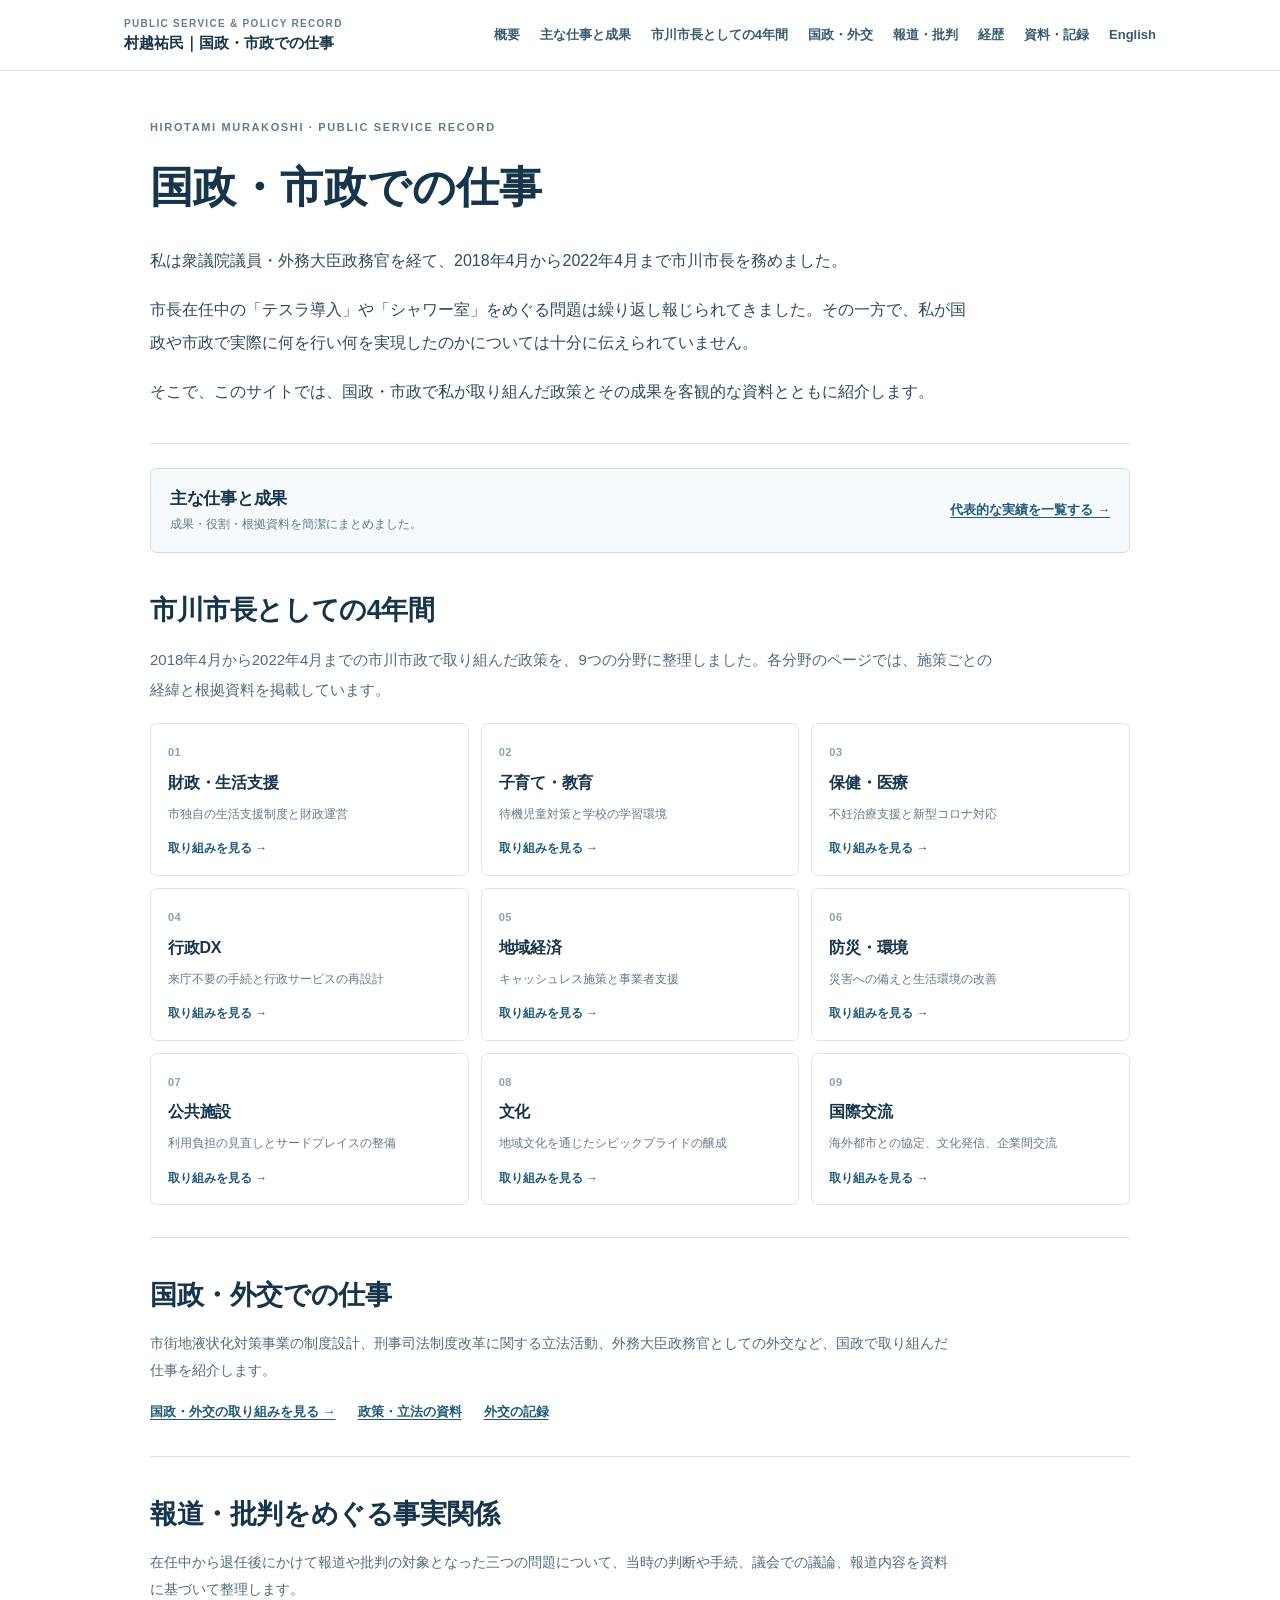
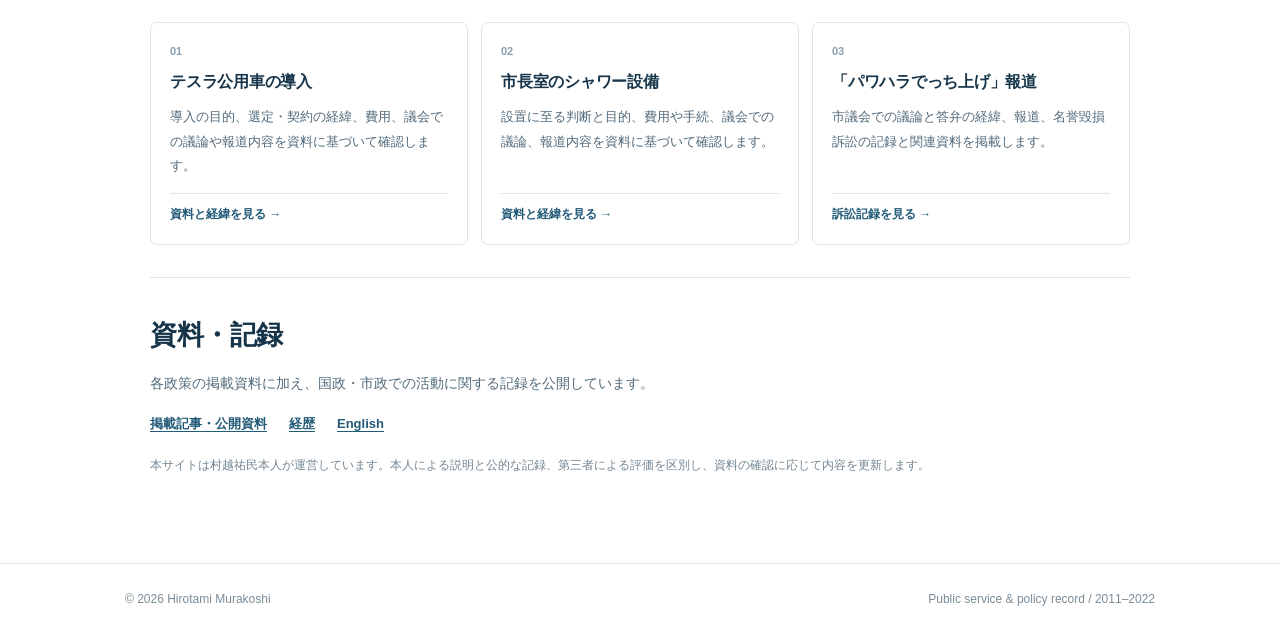
<file: index.html>
<!doctype html>
<html lang="ja">
<head>
<meta charset="utf-8">
<meta name="viewport" content="width=device-width,initial-scale=1">
<meta name="color-scheme" content="light">
<meta name="description" content="村越祐民が国政・市政で取り組んだ政策とその成果を、客観的な資料とともに紹介します。">
<link rel="canonical" href="https://hirotamimurakoshi.github.io/public-service-record/">
<meta property="og:url" content="https://hirotamimurakoshi.github.io/public-service-record/">
<meta property="og:type" content="website">
<meta property="og:title" content="村越祐民｜国政・市政での仕事">
<meta property="og:description" content="村越祐民が国政・市政で取り組んだ政策とその成果を、客観的な資料とともに紹介します。">
<title>村越祐民｜国政・市政での仕事 | Hirotami Murakoshi</title>
<style>
:root{--rp-ink:#17354a;--rp-text:#31495a;--rp-muted:#617789;--rp-line:#dbe5eb;--rp-link:#225a78;--rp-paper:#fff;--rp-bg:#f7f9fb;--rp-soft:#f1f6f8}
*{box-sizing:border-box}
html{scroll-behavior:smooth;scroll-padding-top:24px}
body{margin:0;background:#fff;color:var(--rp-text);font-family:-apple-system,BlinkMacSystemFont,"Hiragino Kaku Gothic ProN","Hiragino Sans",Meiryo,sans-serif;font-size:15px;line-height:1.9}
body a{color:var(--rp-link);text-underline-offset:3px}
body a:hover{color:#123d57}
body h1,body h2,body h3,body h4{color:var(--rp-ink);line-height:1.48;letter-spacing:-.015em}
.rp-skip{position:absolute;left:10px;top:-100px;background:#fff;z-index:40;padding:8px}.rp-skip:focus{top:8px}
.rp-header{border-bottom:1px solid var(--rp-line);background:#fff}
.rp-header-inner{max-width:1080px;margin:auto;display:flex;align-items:center;justify-content:space-between;gap:24px;padding:17px 24px}
.rp-brand{color:var(--rp-ink);text-decoration:none;display:flex;flex-direction:column;gap:0;line-height:1.45}
.rp-brand span:first-child{font-size:10px;letter-spacing:.13em;color:#607e91;font-weight:700}
.rp-brand span:last-child{font-size:15px;font-weight:750}
.rp-nav{display:flex;gap:9px 20px;align-items:center;flex-wrap:wrap}
.rp-nav a{color:#3b5c70;text-decoration:none;font-size:13px;font-weight:650}
.rp-nav a:hover{text-decoration:underline}
.rp-container{max-width:1030px;margin:0 auto;padding:0 25px 75px}
.rp-hero{padding:54px 0 42px;border-bottom:1px solid var(--rp-line)}
.rp-eyebrow{font-size:11px;font-weight:750;letter-spacing:.15em;color:#607c8e;margin:0 0 18px}
.rp-hero h1{font-size:clamp(30px,4.8vw,43px);font-weight:720;margin:0 0 24px;letter-spacing:.01em}
.rp-hero .rp-lead{font-size:17px;max-width:830px;line-height:2.05;margin:0;color:#2e4b5c}
.rp-hero .rp-deck{font-size:14px;color:var(--rp-muted);max-width:810px;margin:17px 0 0}
.rp-section{padding-top:51px}
.rp-section>h2{font-size:clamp(23px,3vw,28px);margin:0 0 14px;font-weight:720}
.rp-section-lead{color:#526b7b;font-size:15px;line-height:1.95;max-width:850px;margin:0 0 26px}
.rp-mission{border-left:3px solid #7395a8;padding:5px 0 5px 17px;margin:25px 0 29px;color:#405d6f;max-width:820px;font-size:15px}
.rp-field-nav{display:flex;flex-wrap:wrap;gap:9px 16px;margin:27px 0 23px;padding:16px 0;border-top:1px solid var(--rp-line);border-bottom:1px solid var(--rp-line)}
.rp-field-nav a{font-size:12px;font-weight:650;text-decoration:none;white-space:nowrap}
.rp-field-nav a:hover{text-decoration:underline}
.rp-field{margin:36px 0 43px;scroll-margin-top:18px}
.rp-field-heading{display:flex;gap:15px;align-items:baseline;padding-bottom:11px;border-bottom:1px solid var(--rp-line);margin-bottom:15px}
.rp-index{color:#9cb2c0;font-size:13px;font-weight:750;flex:none}
.rp-field-heading h3{font-size:20px;font-weight:690;margin:0}
.rp-field-heading p{font-size:13px;line-height:1.7;color:#6a7e8c;margin:5px 0 0}
.rp-cards{display:grid;grid-template-columns:repeat(2,minmax(0,1fr));gap:13px}
.rp-policy{border:1px solid var(--rp-line);border-radius:7px;background:#fff;padding:20px 20px 16px;min-width:0;display:flex;flex-direction:column}
.rp-policy.rp-feature{background:#f8fbfc;border-color:#cbdce6}
.rp-kicker{font-size:11px;letter-spacing:.045em;font-weight:700;color:#6c8291;margin:0 0 8px}
.rp-policy h4{font-weight:700;font-size:16px;margin:0 0 17px}
.rp-policy-detail{margin-top:auto;border-top:1px solid #e2ebef;padding-top:9px}
.rp-policy-detail summary,.rp-issue details summary{cursor:pointer;font-size:12px;color:#27607c;font-weight:700;line-height:1.8;list-style:none}
.rp-policy-detail summary::-webkit-details-marker,.rp-issue details summary::-webkit-details-marker{display:none}
.rp-policy-detail summary:before,.rp-issue details summary:before{content:"＋";display:inline-block;width:1.4em;font-weight:700}
.rp-policy-detail[open] summary:before,.rp-issue details[open] summary:before{content:"－"}
.rp-detail-body{padding-top:14px}
.rp-detail-body>p{font-size:13px;color:#435c6b;line-height:1.95;margin:0 0 15px}
.rp-small-label{font-size:11px;color:#6c8494;font-weight:700;display:block}
.rp-policy-sources{padding-top:10px;border-top:1px solid #e6edf1;display:flex;flex-direction:column;align-items:start;gap:4px}
.rp-policy-sources a{font-size:12px;line-height:1.8}
.rp-source-pending{font-size:12px!important;color:#718693!important}
.rp-context{background:var(--rp-bg);border:1px solid var(--rp-line);border-radius:7px;padding:24px 25px;margin:24px 0}
.rp-context h3{font-size:18px;margin:0 0 13px}
.rp-context p{font-size:14px;color:#405b6b;line-height:1.95;margin:0 0 12px}
.rp-context p:last-child{margin-bottom:0}
.rp-issues{display:grid;grid-template-columns:repeat(3,minmax(0,1fr));gap:13px;margin-top:20px}
.rp-issue{border:1px solid var(--rp-line);border-radius:7px;padding:18px 19px;background:#fff;min-width:0}
.rp-issue h3{font-size:17px;margin:0 0 11px}
.rp-issue>p{font-size:13px;line-height:1.9;color:#51697a;margin:0 0 11px}
.rp-issue details{border-top:1px solid var(--rp-line);padding-top:10px}
.rp-issue details p{font-size:13px;color:#526d7c;line-height:1.92}
.rp-issue details a{font-size:12px}
.rp-note{font-size:13px;color:#6c7e88;line-height:1.9;margin:16px 0 0}
.rp-document-links{display:grid;grid-template-columns:repeat(2,minmax(0,1fr));gap:13px;margin:20px 0 12px}
.rp-doc{border:1px solid var(--rp-line);padding:18px 21px;border-radius:7px}
.rp-doc h3{font-size:16px;margin:0 0 9px}
.rp-doc p{font-size:13px;color:#657b8a;margin:0 0 13px}
.rp-doc a{font-size:13px;font-weight:650}
.rp-verification{border-top:1px solid var(--rp-line);font-size:13px;color:#627785;padding-top:17px;line-height:1.92}
.rp-footer{border-top:1px solid var(--rp-line);padding:24px 25px;color:#7c8c97;font-size:12px}
.rp-footer>div{max-width:1030px;margin:0 auto;display:flex;justify-content:space-between;flex-wrap:wrap;gap:10px}
@media(min-width:900px){.rp-cards .rp-feature{grid-column:span 2}}
@media(max-width:820px){.rp-header-inner{align-items:flex-start;flex-direction:column;gap:13px}.rp-nav{gap:10px 17px}.rp-issues{grid-template-columns:1fr}}
@media(max-width:690px){.rp-container{padding:0 18px 55px}.rp-hero{padding:38px 0 30px}.rp-hero .rp-lead{font-size:15px}.rp-cards,.rp-document-links{grid-template-columns:1fr}.rp-field-heading h3{font-size:18px}.rp-field-heading{gap:10px}.rp-policy{padding:17px}.rp-section{padding-top:40px}.rp-context{padding:19px}.rp-field-nav{gap:6px 14px}.rp-header-inner{padding:15px 18px}}
@media(prefers-reduced-motion:reduce){html{scroll-behavior:auto}}


/* Home page -- discreet, compact wayfinding */
.rp-hero{padding:46px 0 35px}
.rp-hero h1{margin-bottom:24px}
.rp-hero .rp-lead{font-size:16px;max-width:830px;line-height:2.07}
.rp-hero .rp-lead p{margin:0 0 16px}
.rp-hero .rp-lead p:last-child{margin-bottom:0}
.rp-section{padding-top:38px}
.rp-section>h2{font-size:clamp(23px,3vw,27px)}
.rp-section-lead{margin-bottom:19px}
.rp-tile-grid{display:grid;grid-template-columns:repeat(3,minmax(0,1fr));gap:12px;margin-top:19px}
.rp-tile{border:1px solid var(--rp-line);border-radius:7px;background:#fff;min-width:0;min-height:142px;display:flex;flex-direction:column}
.rp-tile a{display:flex;flex:1;flex-direction:column;padding:18px 17px 15px;color:inherit;text-decoration:none}
.rp-tile a:hover,.rp-tile a:focus-visible{background:#f5f9fb;outline-color:#5686a0}
.rp-tile-num{display:block;font-size:11px;font-weight:700;color:#89a0af;letter-spacing:.04em;margin-bottom:8px}
.rp-tile h3{font-size:16px;line-height:1.5;margin:0 0 8px;font-weight:720}
.rp-tile p{font-size:12px;line-height:1.85;color:#657989;margin:0 0 12px}
.rp-tile-more{font-size:12px;color:var(--rp-link);font-weight:700;margin-top:auto}
.rp-inline-link{font-size:13px;font-weight:650}
.rp-divider-top{border-top:1px solid var(--rp-line);margin-top:32px}
.rp-minor{font-size:14px;color:#526b7b;line-height:1.9;margin:0 0 16px;max-width:800px}
.rp-route-row{display:flex;gap:12px 22px;flex-wrap:wrap;margin:13px 0 0}
.rp-route-row a{font-size:13px;font-weight:650}
.rp-footnote{font-size:12px;color:#728592;margin-top:17px;line-height:1.85}
.rp-breadcrumb{font-size:12px;color:#738796;margin:28px 0 0}
.rp-breadcrumb a{color:#496b7d;text-decoration:none}
.rp-breadcrumb a:hover{text-decoration:underline}
.rp-child-hero{padding:24px 0 26px;border-bottom:1px solid var(--rp-line)}
.rp-child-hero h1{font-size:clamp(26px,3.6vw,35px);margin:6px 0 14px}
.rp-child-hero p{color:#526b7b;max-width:790px;margin:0;font-size:14px;line-height:2}
.rp-child-main{padding-top:20px}
.rp-child-main .rp-field{margin:0 0 36px}
.rp-child-main .rp-field-heading{display:none}
.rp-child-main .rp-section{padding-top:10px}
.rp-child-main .rp-section>h2{font-size:22px}
.rp-footer-extra{border-top:1px solid var(--rp-line);margin-top:30px;padding:18px 0 10px;font-size:13px}
.rp-policy-detail summary:focus-visible,.rp-issue details summary:focus-visible{outline:2px solid #5686a0;outline-offset:4px}
@media(max-width:970px){.rp-tile-grid{grid-template-columns:repeat(2,minmax(0,1fr))}}
@media(max-width:690px){.rp-tile-grid{grid-template-columns:1fr;gap:9px}.rp-tile{min-height:0}.rp-tile a{padding:15px 16px 13px}.rp-tile h3{margin-bottom:4px}.rp-tile p{margin-bottom:6px}.rp-hero .rp-lead{font-size:15px}.rp-breadcrumb{margin-top:20px}}

/* Single unobtrusive link to the concise achievements summary */
.rp-feature-link{display:flex;align-items:center;justify-content:space-between;gap:18px;flex-wrap:wrap;padding:17px 19px;margin-top:24px;border:1px solid #d0dfe7;border-radius:7px;background:#f7fafc}
.rp-feature-link h2{font-size:17px;margin:0 0 3px}
.rp-feature-link p{font-size:12px;color:#607989;line-height:1.75;margin:0}
.rp-feature-link a{white-space:nowrap;font-size:13px;font-weight:720}
@media(max-width:690px){.rp-feature-link{align-items:flex-start;gap:9px;padding:15px 16px}}

/* Three compact evidence cards; details live on separate pages. */
.rp-issue{display:flex;flex-direction:column;min-height:205px}
.rp-issue-index{font-size:11px;font-weight:750;color:#89a0af;margin-bottom:8px}
.rp-issue h3{font-size:16px;line-height:1.55;margin-bottom:10px}
.rp-issue>p{margin:0 0 14px}
.rp-issue-link{display:block;border-top:1px solid var(--rp-line);margin-top:auto;padding-top:10px;font-size:12px;font-weight:700;line-height:1.8;text-decoration:none}
.rp-issue-link:hover{text-decoration:underline}
.rp-issue-link:focus-visible{outline:2px solid #5686a0;outline-offset:4px}
@media(max-width:820px){.rp-issue{min-height:0}}
</style>
</head>
<body class="rp-home">
<a class="rp-skip" href="#main">本文へ移動</a>
<header class="rp-header"><div class="rp-header-inner">
<a class="rp-brand" href="index.html"><span>PUBLIC SERVICE &amp; POLICY RECORD</span><span>村越祐民｜国政・市政での仕事</span></a>
<nav class="rp-nav" aria-label="メインナビゲーション"><a href="index.html">概要</a><a href="selected-achievements/">主な仕事と成果</a><a href="index.html#city">市川市長としての4年間</a><a href="index.html#national">国政・外交</a><a href="index.html#assessment">報道・批判</a><a href="profile/">経歴</a><a href="publications/">資料・記録</a><a href="en/">English</a></nav>
</div></header>
<main id="main" class="rp-container">
<section class="rp-hero" aria-labelledby="main-title">
<p class="rp-eyebrow">HIROTAMI MURAKOSHI · PUBLIC SERVICE RECORD</p>
<h1 id="main-title">国政・市政での仕事</h1>
<div class="rp-lead"><p>私は衆議院議員・外務大臣政務官を経て、2018年4月から2022年4月まで市川市長を務めました。</p>
<p>市長在任中の「テスラ導入」や「シャワー室」をめぐる問題は繰り返し報じられてきました。その一方で、私が国政や市政で実際に何を行い何を実現したのかについては十分に伝えられていません。</p>
<p>そこで、このサイトでは、国政・市政で私が取り組んだ政策とその成果を客観的な資料とともに紹介します。</p></div>
</section>
<section class="rp-feature-link" aria-labelledby="selected-achievements-link-title">
<div><h2 id="selected-achievements-link-title">主な仕事と成果</h2><p>成果・役割・根拠資料を簡潔にまとめました。</p></div>
<a href="selected-achievements/">代表的な実績を一覧する →</a>
</section>
<section class="rp-section" id="city" aria-labelledby="city-title">
<h2 id="city-title">市川市長としての4年間</h2>
<p class="rp-section-lead">2018年4月から2022年4月までの市川市政で取り組んだ政策を、9つの分野に整理しました。各分野のページでは、施策ごとの経緯と根拠資料を掲載しています。</p>
<div class="rp-tile-grid"><article class="rp-tile"><a href="city-record/finance/"><span class="rp-tile-num">01</span><h3>財政・生活支援</h3><p>市独自の生活支援制度と財政運営</p><span class="rp-tile-more">取り組みを見る →</span></a></article>
<article class="rp-tile"><a href="city-record/childcare/"><span class="rp-tile-num">02</span><h3>子育て・教育</h3><p>待機児童対策と学校の学習環境</p><span class="rp-tile-more">取り組みを見る →</span></a></article>
<article class="rp-tile"><a href="city-record/health/"><span class="rp-tile-num">03</span><h3>保健・医療</h3><p>不妊治療支援と新型コロナ対応</p><span class="rp-tile-more">取り組みを見る →</span></a></article>
<article class="rp-tile"><a href="city-record/digital/"><span class="rp-tile-num">04</span><h3>行政DX</h3><p>来庁不要の手続と行政サービスの再設計</p><span class="rp-tile-more">取り組みを見る →</span></a></article>
<article class="rp-tile"><a href="city-record/economy/"><span class="rp-tile-num">05</span><h3>地域経済</h3><p>キャッシュレス施策と事業者支援</p><span class="rp-tile-more">取り組みを見る →</span></a></article>
<article class="rp-tile"><a href="city-record/disaster/"><span class="rp-tile-num">06</span><h3>防災・環境</h3><p>災害への備えと生活環境の改善</p><span class="rp-tile-more">取り組みを見る →</span></a></article>
<article class="rp-tile"><a href="city-record/facilities/"><span class="rp-tile-num">07</span><h3>公共施設</h3><p>利用負担の見直しとサードプレイスの整備</p><span class="rp-tile-more">取り組みを見る →</span></a></article>
<article class="rp-tile"><a href="city-record/culture/"><span class="rp-tile-num">08</span><h3>文化</h3><p>地域文化を通じたシビックプライドの醸成</p><span class="rp-tile-more">取り組みを見る →</span></a></article>
<article class="rp-tile"><a href="city-record/international/"><span class="rp-tile-num">09</span><h3>国際交流</h3><p>海外都市との協定、文化発信、企業間交流</p><span class="rp-tile-more">取り組みを見る →</span></a></article></div>
</section>
<section class="rp-section rp-divider-top" id="national" aria-labelledby="national-title">
<h2 id="national-title">国政・外交での仕事</h2>
<p class="rp-minor">市街地液状化対策事業の制度設計、刑事司法制度改革に関する立法活動、外務大臣政務官としての外交など、国政で取り組んだ仕事を紹介します。</p>
<div class="rp-route-row"><a href="national-record/">国政・外交の取り組みを見る →</a><a href="national/">政策・立法の資料</a><a href="diplomacy/">外交の記録</a></div>
</section>
<section class="rp-section rp-divider-top" id="assessment" aria-labelledby="assessment-title">
<h2 id="assessment-title">報道・批判をめぐる事実関係</h2>
<p class="rp-minor">在任中から退任後にかけて報道や批判の対象となった三つの問題について、当時の判断や手続、議会での議論、報道内容を資料に基づいて整理します。</p>
<!-- 下記3リンクは制作予定の下位ページです。全ページが完成するまでは公開しない方針です。 -->
<div class="rp-issues" aria-label="報道・批判に関する3つのテーマ">
  <article class="rp-issue" aria-labelledby="issue-tesla-title">
    <span class="rp-issue-index">01</span>
    <h3 id="issue-tesla-title">テスラ公用車の導入</h3>
    <p>導入の目的、選定・契約の経緯、費用、議会での議論や報道内容を資料に基づいて確認します。</p>
    <a class="rp-issue-link" href="assessment/tesla/">資料と経緯を見る →</a>
  </article>
  <article class="rp-issue" aria-labelledby="issue-shower-title">
    <span class="rp-issue-index">02</span>
    <h3 id="issue-shower-title">市長室のシャワー設備</h3>
    <p>設置に至る判断と目的、費用や手続、議会での議論、報道内容を資料に基づいて確認します。</p>
    <a class="rp-issue-link" href="assessment/shower/">資料と経緯を見る →</a>
  </article>
  <article class="rp-issue" aria-labelledby="issue-litigation-title">
    <span class="rp-issue-index">03</span>
    <h3 id="issue-litigation-title">「パワハラでっち上げ」報道</h3>
    <p>市議会での議論と答弁の経緯、報道、名誉毀損訴訟の記録と関連資料を掲載します。</p>
    <a class="rp-issue-link" href="assessment/litigation/">訴訟記録を見る →</a>
  </article>
</div>
</section>
<section class="rp-section rp-divider-top" id="sources" aria-labelledby="sources-title">
<h2 id="sources-title">資料・記録</h2>
<p class="rp-minor">各政策の掲載資料に加え、国政・市政での活動に関する記録を公開しています。</p>
<div class="rp-route-row"><a href="publications/">掲載記事・公開資料</a><a href="profile/">経歴</a><a href="en/">English</a></div>
<p class="rp-footnote">本サイトは村越祐民本人が運営しています。本人による説明と公的な記録、第三者による評価を区別し、資料の確認に応じて内容を更新します。</p>
</section></main>
<footer class="rp-footer"><div><span>© 2026 Hirotami Murakoshi</span><span>Public service &amp; policy record / 2011–2022</span></div></footer>
</body>
</html>
</file>
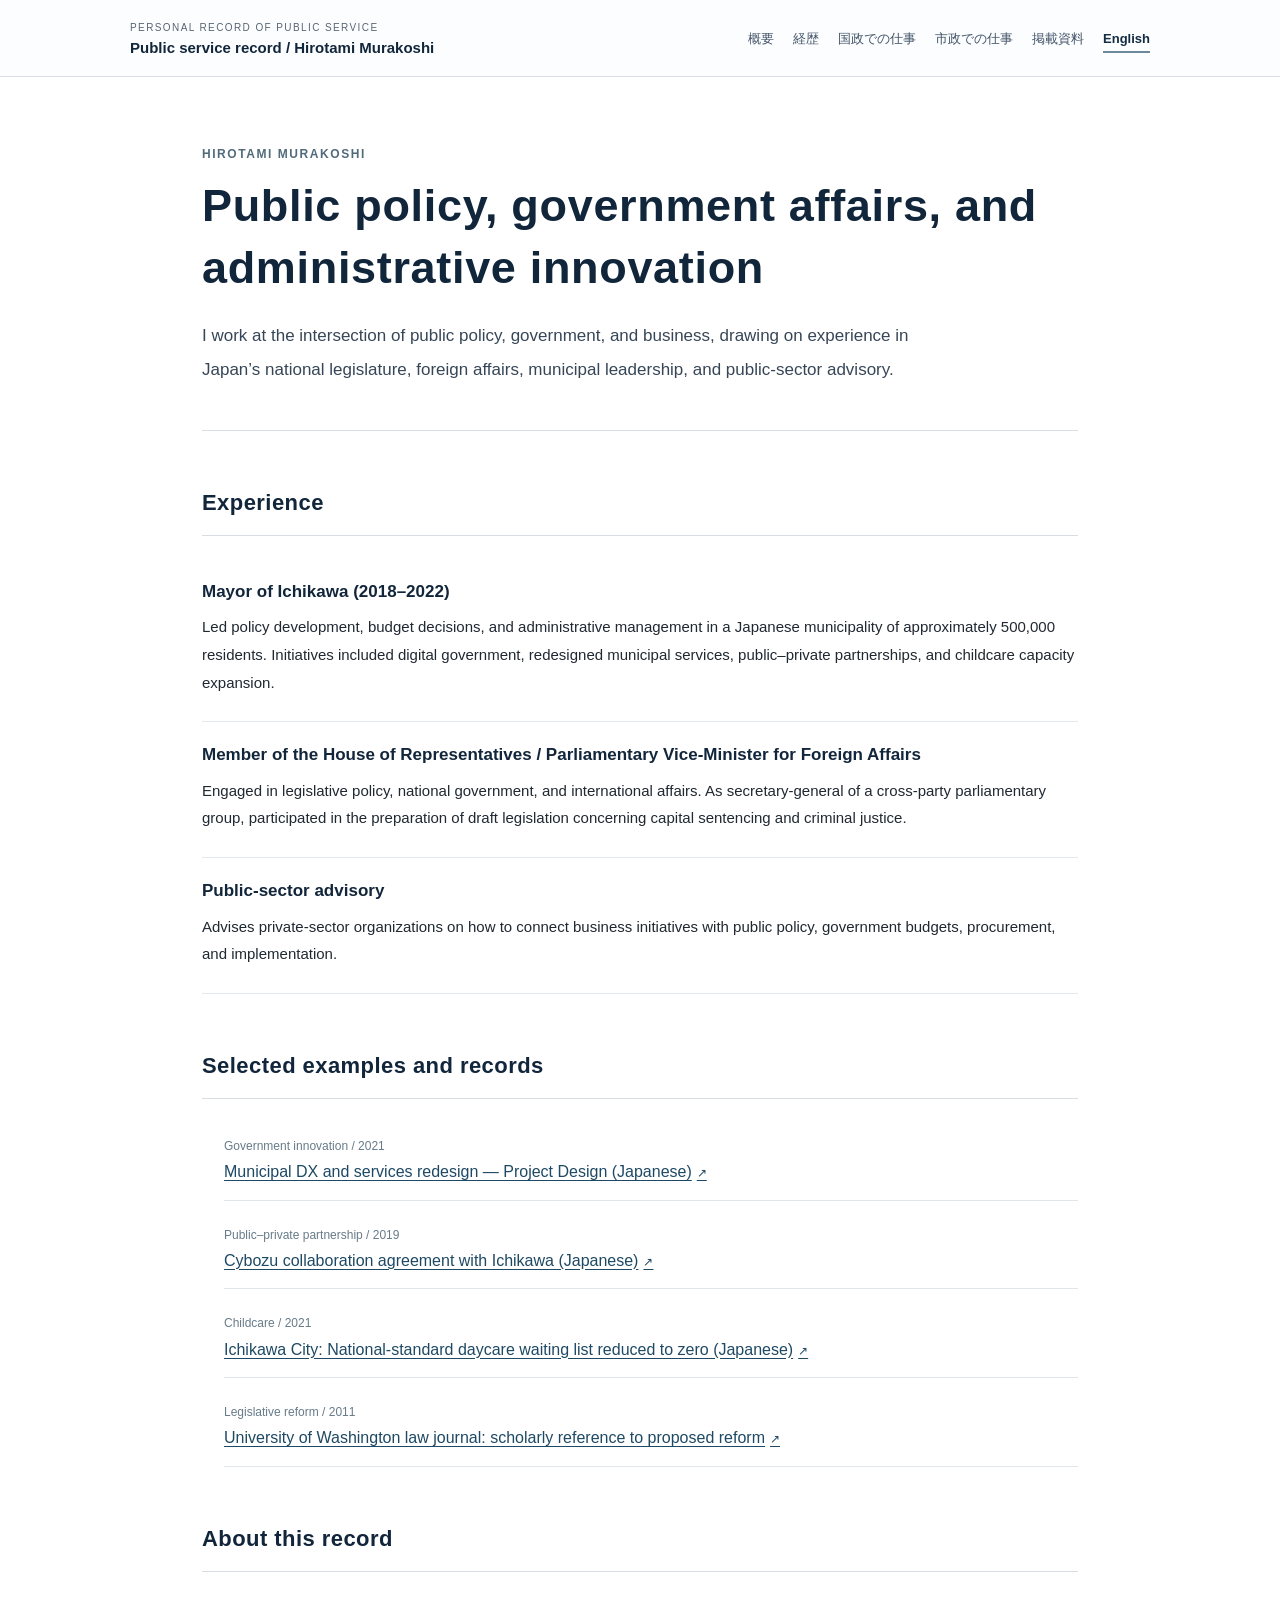
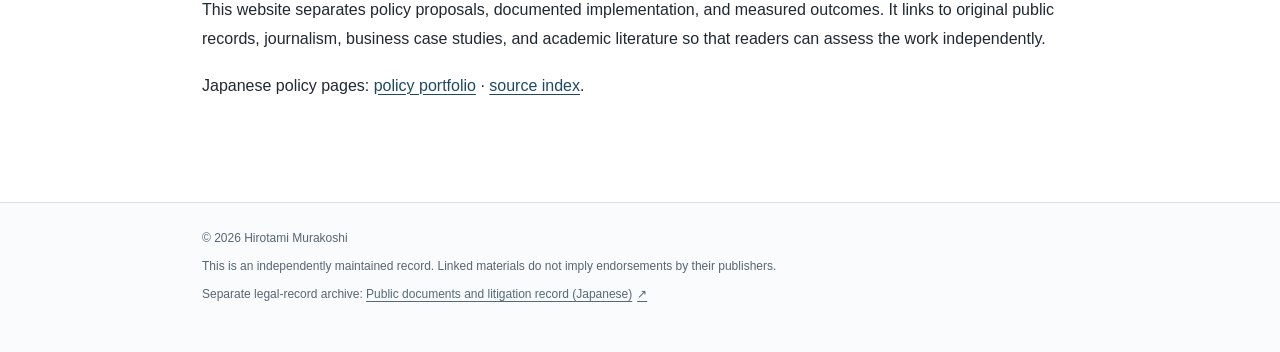
<file: en/index.html>
<!doctype html>
<html lang="en">
<head>
<meta charset="utf-8">
<meta name="viewport" content="width=device-width,initial-scale=1">
<meta name="color-scheme" content="light">
<meta name="description" content="Former Mayor of Ichikawa and Japanese parliamentarian; public policy, government affairs and municipal innovation experience.">
<link rel="canonical" href="https://hirotamimurakoshi.github.io/public-service-record/en/">
<meta property="og:type" content="website"><meta property="og:title" content="Hirotami Murakoshi | Public Policy &amp; Government Innovation"><meta property="og:description" content="Former Mayor of Ichikawa and Japanese parliamentarian; public policy, government affairs and municipal innovation experience."><meta property="og:url" content="https://hirotamimurakoshi.github.io/public-service-record/en/">
<link rel="stylesheet" href="../assets/site.css">
<title>Hirotami Murakoshi | Public Policy &amp; Government Innovation | Hirotami Murakoshi</title>
</head>
<body>
<a class="skip-link" href="#main">本文へ移動</a>
<div class="site-top"><div class="site-top-inner"><a class="site-brand" href="../"><span class="brand-tag">PERSONAL RECORD OF PUBLIC SERVICE</span><span class="brand-name">Public service record / Hirotami Murakoshi</span></a><nav aria-label="Main navigation"><a class="nav-link" href="../">概要</a><a class="nav-link" href="../profile/">経歴</a><a class="nav-link" href="../national/">国政での仕事</a><a class="nav-link" href="../policies/">市政での仕事</a><a class="nav-link" href="../publications/">掲載資料</a><a class="nav-link active" href="../en/" aria-current="page">English</a></nav></div></div>
<main id="main">
<header class="hero"><p class="eyebrow">HIROTAMI MURAKOSHI</p><h1>Public policy, government affairs, and administrative innovation</h1><p class="lead">I work at the intersection of public policy, government, and business, drawing on experience in Japan’s national legislature, foreign affairs, municipal leadership, and public-sector advisory.</p></header>
<section class="section"><h2>Experience</h2><div class="entry"><h3>Mayor of Ichikawa (2018–2022)</h3><p>Led policy development, budget decisions, and administrative management in a Japanese municipality of approximately 500,000 residents. Initiatives included digital government, redesigned municipal services, public–private partnerships, and childcare capacity expansion.</p></div><div class="entry"><h3>Member of the House of Representatives / Parliamentary Vice-Minister for Foreign Affairs</h3><p>Engaged in legislative policy, national government, and international affairs. As secretary-general of a cross-party parliamentary group, participated in the preparation of draft legislation concerning capital sentencing and criminal justice.</p></div><div class="entry"><h3>Public-sector advisory</h3><p>Advises private-sector organizations on how to connect business initiatives with public policy, government budgets, procurement, and implementation.</p></div></section>
<section class="section"><h2>Selected examples and records</h2><ul class="source-list"><li><span class="source-type">Government innovation / 2021</span><a href="https://www.projectdesign.jp/202105/ict-utilization-chief-roundtable/009324.php" target="_blank" rel="noopener noreferrer">Municipal DX and services redesign — Project Design (Japanese)<span aria-hidden="true" class="external">↗</span></a></li><li><span class="source-type">Public–private partnership / 2019</span><a href="https://topics.cybozu.co.jp/news/2019/07/16-8474.html" target="_blank" rel="noopener noreferrer">Cybozu collaboration agreement with Ichikawa (Japanese)<span aria-hidden="true" class="external">↗</span></a></li><li><span class="source-type">Childcare / 2021</span><a href="https://www.city.ichikawa.lg.jp/site/kohoichikawa/6247.html" target="_blank" rel="noopener noreferrer">Ichikawa City: National-standard daycare waiting list reduced to zero (Japanese)<span aria-hidden="true" class="external">↗</span></a></li><li><span class="source-type">Legislative reform / 2011</span><a href="https://digitalcommons.law.uw.edu/wilj/vol20/iss3/7" target="_blank" rel="noopener noreferrer">University of Washington law journal: scholarly reference to proposed reform<span aria-hidden="true" class="external">↗</span></a></li></ul></section>
<section class="section"><h2>About this record</h2><p>This website separates policy proposals, documented implementation, and measured outcomes. It links to original public records, journalism, business case studies, and academic literature so that readers can assess the work independently.</p><p>Japanese policy pages: <a href="../policies/">policy portfolio</a> · <a href="../publications/">source index</a>.</p></section>
</main>
<footer><div class="footer-inner"><p>© 2026 Hirotami Murakoshi</p><p>This is an independently maintained record. Linked materials do not imply endorsements by their publishers.</p><p>Separate legal-record archive: <a href="https://hirotamimurakoshi.github.io/" target="_blank" rel="noopener noreferrer">Public documents and litigation record (Japanese)<span aria-hidden="true" class="external">↗</span></a></p></div></footer>
</body></html>
</file>
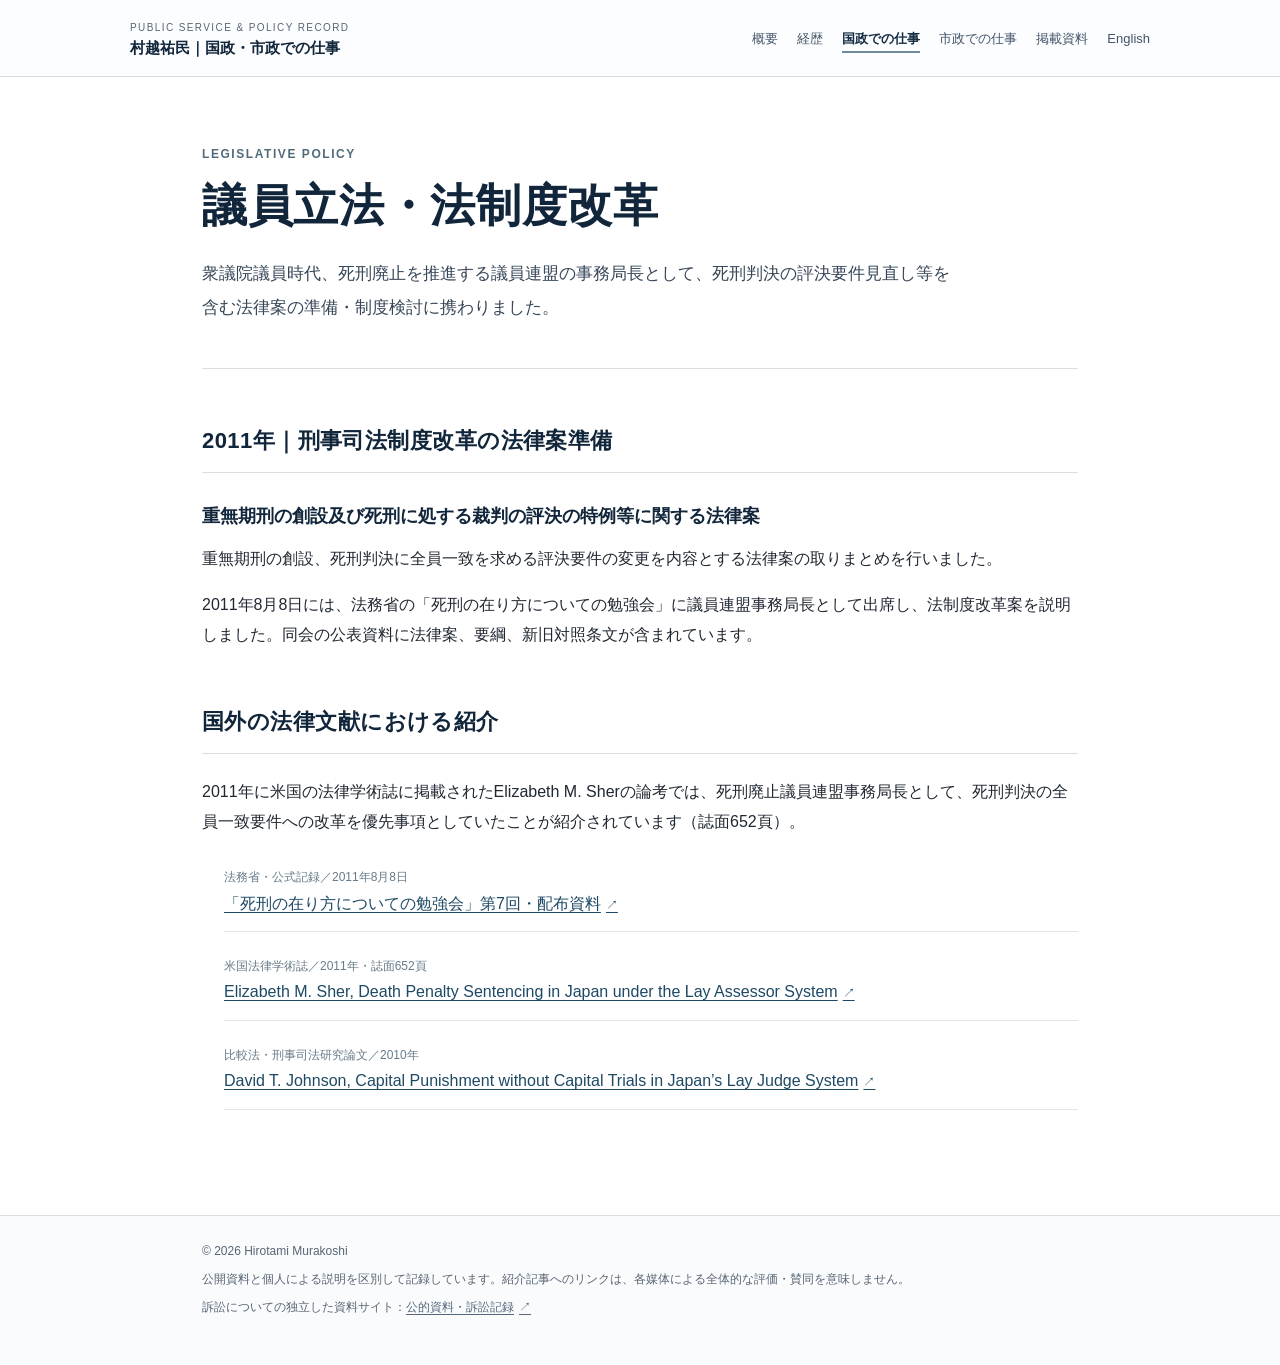
<file: legislation/index.html>
<!doctype html>
<html lang="ja">
<head>
<meta charset="utf-8">
<meta name="viewport" content="width=device-width,initial-scale=1">
<meta name="color-scheme" content="light">
<meta name="description" content="死刑判決の全員一致要件等を含む議員立法案の準備について、法務省資料と海外の法律論文を示す。">
<link rel="canonical" href="https://hirotamimurakoshi.github.io/public-service-record/legislation/">
<meta property="og:type" content="website"><meta property="og:title" content="議員立法・法制度改革"><meta property="og:description" content="死刑判決の全員一致要件等を含む議員立法案の準備について、法務省資料と海外の法律論文を示す。"><meta property="og:url" content="https://hirotamimurakoshi.github.io/public-service-record/legislation/">
<link rel="stylesheet" href="../assets/site.css">
<title>議員立法・法制度改革 | Hirotami Murakoshi</title>
</head>
<body>
<a class="skip-link" href="#main">本文へ移動</a>
<div class="site-top"><div class="site-top-inner"><a class="site-brand" href="../"><span class="brand-tag">PUBLIC SERVICE &amp; POLICY RECORD</span><span class="brand-name">村越祐民｜国政・市政での仕事</span></a><nav aria-label="Main navigation"><a class="nav-link" href="../">概要</a><a class="nav-link" href="../profile/">経歴</a><a class="nav-link active" href="../national/">国政での仕事</a><a class="nav-link" href="../policies/">市政での仕事</a><a class="nav-link" href="../publications/">掲載資料</a><a class="nav-link" href="../en/">English</a></nav></div></div>
<main id="main">
<header class="hero"><p class="eyebrow">LEGISLATIVE POLICY</p><h1>議員立法・法制度改革</h1><p class="lead">衆議院議員時代、死刑廃止を推進する議員連盟の事務局長として、死刑判決の評決要件見直し等を含む法律案の準備・制度検討に携わりました。</p></header>
<section class="section"><h2>2011年｜刑事司法制度改革の法律案準備</h2><h3>重無期刑の創設及び死刑に処する裁判の評決の特例等に関する法律案</h3><p>重無期刑の創設、死刑判決に全員一致を求める評決要件の変更を内容とする法律案の取りまとめを行いました。</p><p>2011年8月8日には、法務省の「死刑の在り方についての勉強会」に議員連盟事務局長として出席し、法制度改革案を説明しました。同会の公表資料に法律案、要綱、新旧対照条文が含まれています。</p></section>
<section class="section"><h2>国外の法律文献における紹介</h2><p>2011年に米国の法律学術誌に掲載されたElizabeth M. Sherの論考では、死刑廃止議員連盟事務局長として、死刑判決の全員一致要件への改革を優先事項としていたことが紹介されています（誌面652頁）。</p><ul class="source-list">
<li><span class="source-type">法務省・公式記録／2011年8月8日</span><a href="https://www.moj.go.jp/keiji1/keiji12_00036.html" target="_blank" rel="noopener noreferrer">「死刑の在り方についての勉強会」第7回・配布資料<span aria-hidden="true" class="external">↗</span></a></li>
<li><span class="source-type">米国法律学術誌／2011年・誌面652頁</span><a href="https://digitalcommons.law.uw.edu/wilj/vol20/iss3/7" target="_blank" rel="noopener noreferrer">Elizabeth M. Sher, Death Penalty Sentencing in Japan under the Lay Assessor System<span aria-hidden="true" class="external">↗</span></a></li>
<li><span class="source-type">比較法・刑事司法研究論文／2010年</span><a href="https://www.cambridge.org/core/journals/asia-pacific-journal/article/capital-punishment-without-capital-trials-in-japans-lay-judge-system/36C4CA534FB2E09F86B74A2458491AC8" target="_blank" rel="noopener noreferrer">David T. Johnson, Capital Punishment without Capital Trials in Japan’s Lay Judge System<span aria-hidden="true" class="external">↗</span></a></li>
</ul></section>
</main>
<footer><div class="footer-inner"><p>© 2026 Hirotami Murakoshi</p><p>公開資料と個人による説明を区別して記録しています。紹介記事へのリンクは、各媒体による全体的な評価・賛同を意味しません。</p><p>訴訟についての独立した資料サイト：<a href="https://hirotamimurakoshi.github.io/" target="_blank" rel="noopener noreferrer">公的資料・訴訟記録<span aria-hidden="true" class="external">↗</span></a></p></div></footer>
</body></html>
</file>
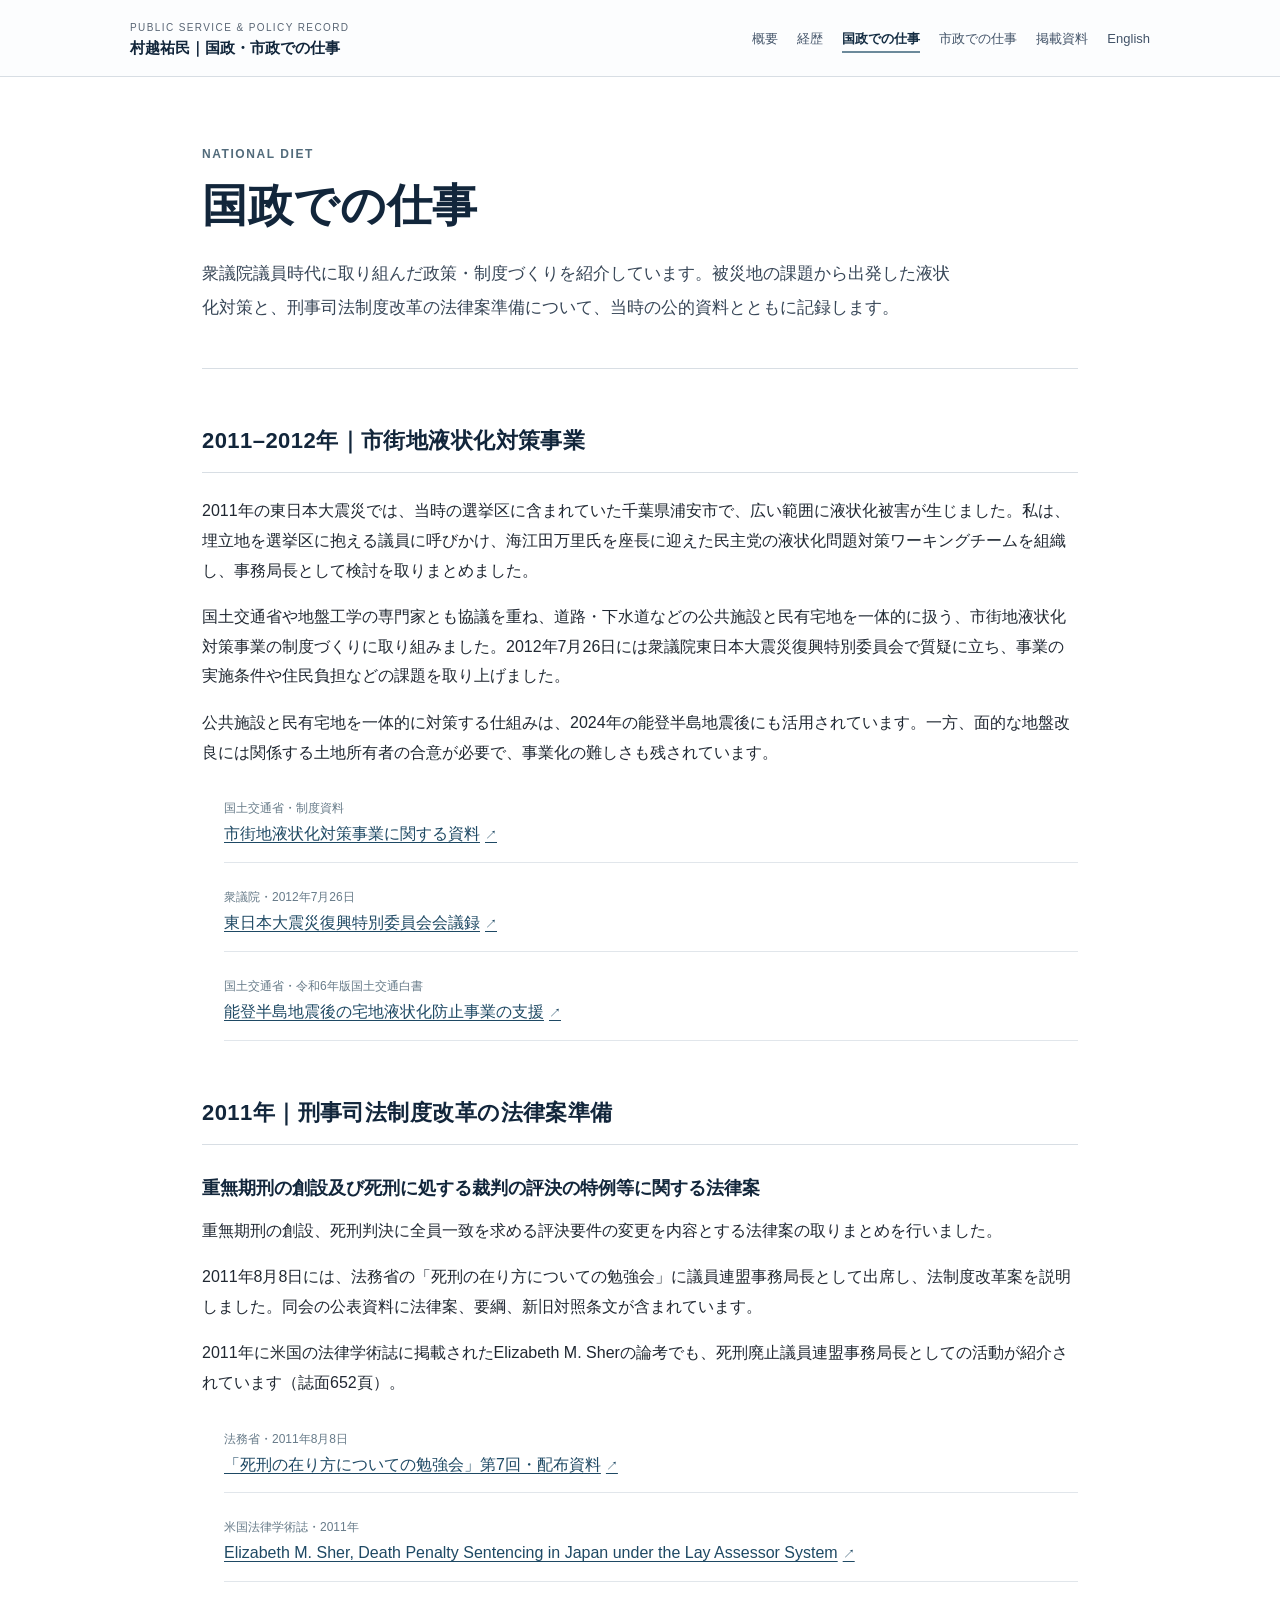
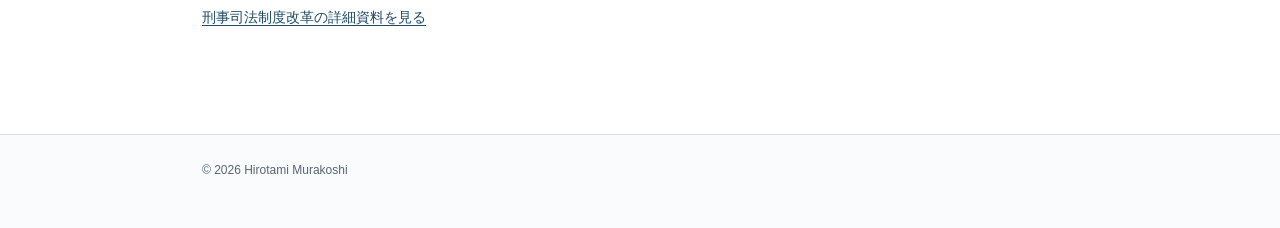
<file: national/index.html>
<!doctype html>
<html lang="ja">
<head>
  <meta charset="utf-8">
  <meta name="viewport" content="width=device-width,initial-scale=1">
  <meta name="color-scheme" content="light">
  <meta name="description" content="衆議院議員時代の政策・制度づくり。市街地液状化対策事業と刑事司法制度改革の法律案準備を紹介します。">
  <link rel="canonical" href="https://hirotamimurakoshi.github.io/public-service-record/national/">
  <meta property="og:type" content="website">
  <meta property="og:title" content="国政での仕事｜村越祐民">
  <meta property="og:description" content="市街地液状化対策事業と刑事司法制度改革の法律案準備について。">
  <meta property="og:url" content="https://hirotamimurakoshi.github.io/public-service-record/national/">
  <link rel="stylesheet" href="../assets/site.css">
  <title>国政での仕事 | 村越祐民</title>
</head>
<body>
  <a class="skip-link" href="#main">本文へ移動</a>
  <div class="site-top">
    <div class="site-top-inner">
      <a class="site-brand" href="../">
        <span class="brand-tag">PUBLIC SERVICE &amp; POLICY RECORD</span>
        <span class="brand-name">村越祐民｜国政・市政での仕事</span>
      </a>
      <nav aria-label="Main navigation"><a class="nav-link" href="../">概要</a><a class="nav-link" href="../profile/">経歴</a><a class="nav-link active" href="../national/" aria-current="page">国政での仕事</a><a class="nav-link" href="../policies/">市政での仕事</a><a class="nav-link" href="../publications/">掲載資料</a><a class="nav-link" href="../en/">English</a></nav>
    </div>
  </div>
  <main id="main">
    <header class="hero">
      <p class="eyebrow">NATIONAL DIET</p>
      <h1>国政での仕事</h1>
      <p class="lead">衆議院議員時代に取り組んだ政策・制度づくりを紹介しています。被災地の課題から出発した液状化対策と、刑事司法制度改革の法律案準備について、当時の公的資料とともに記録します。</p>
    </header>

    <section class="section" id="liquefaction">
      <h2>2011–2012年｜市街地液状化対策事業</h2>
      <p>2011年の東日本大震災では、当時の選挙区に含まれていた千葉県浦安市で、広い範囲に液状化被害が生じました。私は、埋立地を選挙区に抱える議員に呼びかけ、海江田万里氏を座長に迎えた民主党の液状化問題対策ワーキングチームを組織し、事務局長として検討を取りまとめました。</p>
      <p>国土交通省や地盤工学の専門家とも協議を重ね、道路・下水道などの公共施設と民有宅地を一体的に扱う、市街地液状化対策事業の制度づくりに取り組みました。2012年7月26日には衆議院東日本大震災復興特別委員会で質疑に立ち、事業の実施条件や住民負担などの課題を取り上げました。</p>
      <p>公共施設と民有宅地を一体的に対策する仕組みは、2024年の能登半島地震後にも活用されています。一方、面的な地盤改良には関係する土地所有者の合意が必要で、事業化の難しさも残されています。</p>
      <ul class="source-list">
        <li><span class="source-type">国土交通省・制度資料</span><a href="https://www.mlit.go.jp/toshi/content/001470556.pdf" target="_blank" rel="noopener noreferrer">市街地液状化対策事業に関する資料<span aria-hidden="true" class="external">↗</span></a></li>
        <li><span class="source-type">衆議院・2012年7月26日</span><a href="https://www.shugiin.go.jp/internet/itdb_kaigirokua.nsf/html/kaigirokua/024218020120726008.htm" target="_blank" rel="noopener noreferrer">東日本大震災復興特別委員会会議録<span aria-hidden="true" class="external">↗</span></a></li>
        <li><span class="source-type">国土交通省・令和6年版国土交通白書</span><a href="https://www.mlit.go.jp/hakusyo/mlit/r05/hakusho/r06/html/nt005000.html" target="_blank" rel="noopener noreferrer">能登半島地震後の宅地液状化防止事業の支援<span aria-hidden="true" class="external">↗</span></a></li>
      </ul>
    </section>

    <section class="section" id="criminal-justice">
      <h2>2011年｜刑事司法制度改革の法律案準備</h2>
      <h3>重無期刑の創設及び死刑に処する裁判の評決の特例等に関する法律案</h3>
      <p>重無期刑の創設、死刑判決に全員一致を求める評決要件の変更を内容とする法律案の取りまとめを行いました。</p>
      <p>2011年8月8日には、法務省の「死刑の在り方についての勉強会」に議員連盟事務局長として出席し、法制度改革案を説明しました。同会の公表資料に法律案、要綱、新旧対照条文が含まれています。</p>
      <p>2011年に米国の法律学術誌に掲載されたElizabeth M. Sherの論考でも、死刑廃止議員連盟事務局長としての活動が紹介されています（誌面652頁）。</p>
      <ul class="source-list">
        <li><span class="source-type">法務省・2011年8月8日</span><a href="https://www.moj.go.jp/keiji1/keiji12_00036.html" target="_blank" rel="noopener noreferrer">「死刑の在り方についての勉強会」第7回・配布資料<span aria-hidden="true" class="external">↗</span></a></li>
        <li><span class="source-type">米国法律学術誌・2011年</span><a href="https://digitalcommons.law.uw.edu/wilj/vol20/iss3/7" target="_blank" rel="noopener noreferrer">Elizabeth M. Sher, Death Penalty Sentencing in Japan under the Lay Assessor System<span aria-hidden="true" class="external">↗</span></a></li>
      </ul>
      <p class="subnav"><a href="../legislation/">刑事司法制度改革の詳細資料を見る</a></p>
    </section>
  </main>
  <footer><div class="footer-inner"><p>© 2026 Hirotami Murakoshi</p></div></footer>
</body>
</html>
</file>
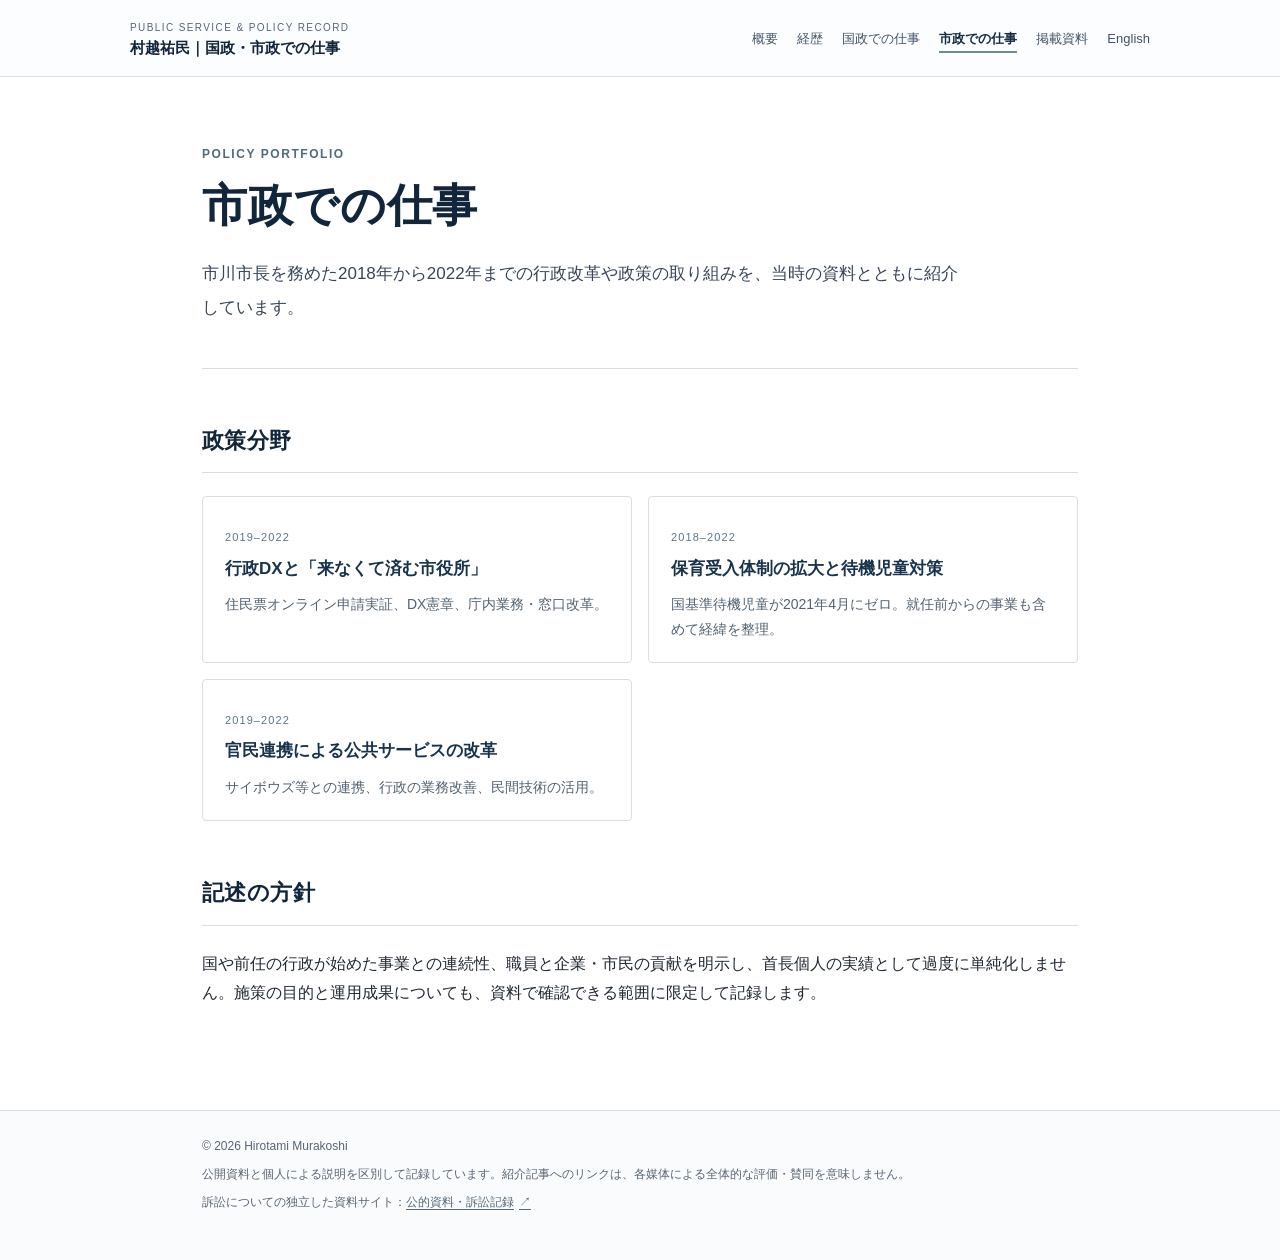
<file: policies/index.html>
<!doctype html>
<html lang="ja">
<head>
<meta charset="utf-8">
<meta name="viewport" content="width=device-width,initial-scale=1">
<meta name="color-scheme" content="light">
<meta name="description" content="市川市政2018–2022を中心に、政策・行政改革を分野別に掲載。">
<link rel="canonical" href="https://hirotamimurakoshi.github.io/public-service-record/policies/">
<meta property="og:type" content="website"><meta property="og:title" content="市政での仕事"><meta property="og:description" content="市川市政2018–2022を中心に、政策・行政改革を分野別に掲載。"><meta property="og:url" content="https://hirotamimurakoshi.github.io/public-service-record/policies/">
<link rel="stylesheet" href="../assets/site.css">
<title>市政での仕事 | Hirotami Murakoshi</title>
</head>
<body>
<a class="skip-link" href="#main">本文へ移動</a>
<div class="site-top"><div class="site-top-inner"><a class="site-brand" href="../"><span class="brand-tag">PUBLIC SERVICE &amp; POLICY RECORD</span><span class="brand-name">村越祐民｜国政・市政での仕事</span></a><nav aria-label="Main navigation"><a class="nav-link" href="../">概要</a><a class="nav-link" href="../profile/">経歴</a><a class="nav-link" href="../national/">国政での仕事</a><a class="nav-link active" href="../policies/" aria-current="page">市政での仕事</a><a class="nav-link" href="../publications/">掲載資料</a><a class="nav-link" href="../en/">English</a></nav></div></div>
<main id="main">
<header class="hero"><p class="eyebrow">POLICY PORTFOLIO</p><h1>市政での仕事</h1><p class="lead">市川市長を務めた2018年から2022年までの行政改革や政策の取り組みを、当時の資料とともに紹介しています。</p></header>
<section class="section"><h2>政策分野</h2><div class="grid">
<a class="tile" href="digital/"><span class="kicker">2019–2022</span><strong>行政DXと「来なくて済む市役所」</strong><span>住民票オンライン申請実証、DX憲章、庁内業務・窓口改革。</span></a>
<a class="tile" href="childcare/"><span class="kicker">2018–2022</span><strong>保育受入体制の拡大と待機児童対策</strong><span>国基準待機児童が2021年4月にゼロ。就任前からの事業も含めて経緯を整理。</span></a>
<a class="tile" href="partnerships/"><span class="kicker">2019–2022</span><strong>官民連携による公共サービスの改革</strong><span>サイボウズ等との連携、行政の業務改善、民間技術の活用。</span></a>
</div></section>
<section class="section"><h2>記述の方針</h2><p>国や前任の行政が始めた事業との連続性、職員と企業・市民の貢献を明示し、首長個人の実績として過度に単純化しません。施策の目的と運用成果についても、資料で確認できる範囲に限定して記録します。</p></section>
</main>
<footer><div class="footer-inner"><p>© 2026 Hirotami Murakoshi</p><p>公開資料と個人による説明を区別して記録しています。紹介記事へのリンクは、各媒体による全体的な評価・賛同を意味しません。</p><p>訴訟についての独立した資料サイト：<a href="https://hirotamimurakoshi.github.io/" target="_blank" rel="noopener noreferrer">公的資料・訴訟記録<span aria-hidden="true" class="external">↗</span></a></p></div></footer>
</body></html>
</file>
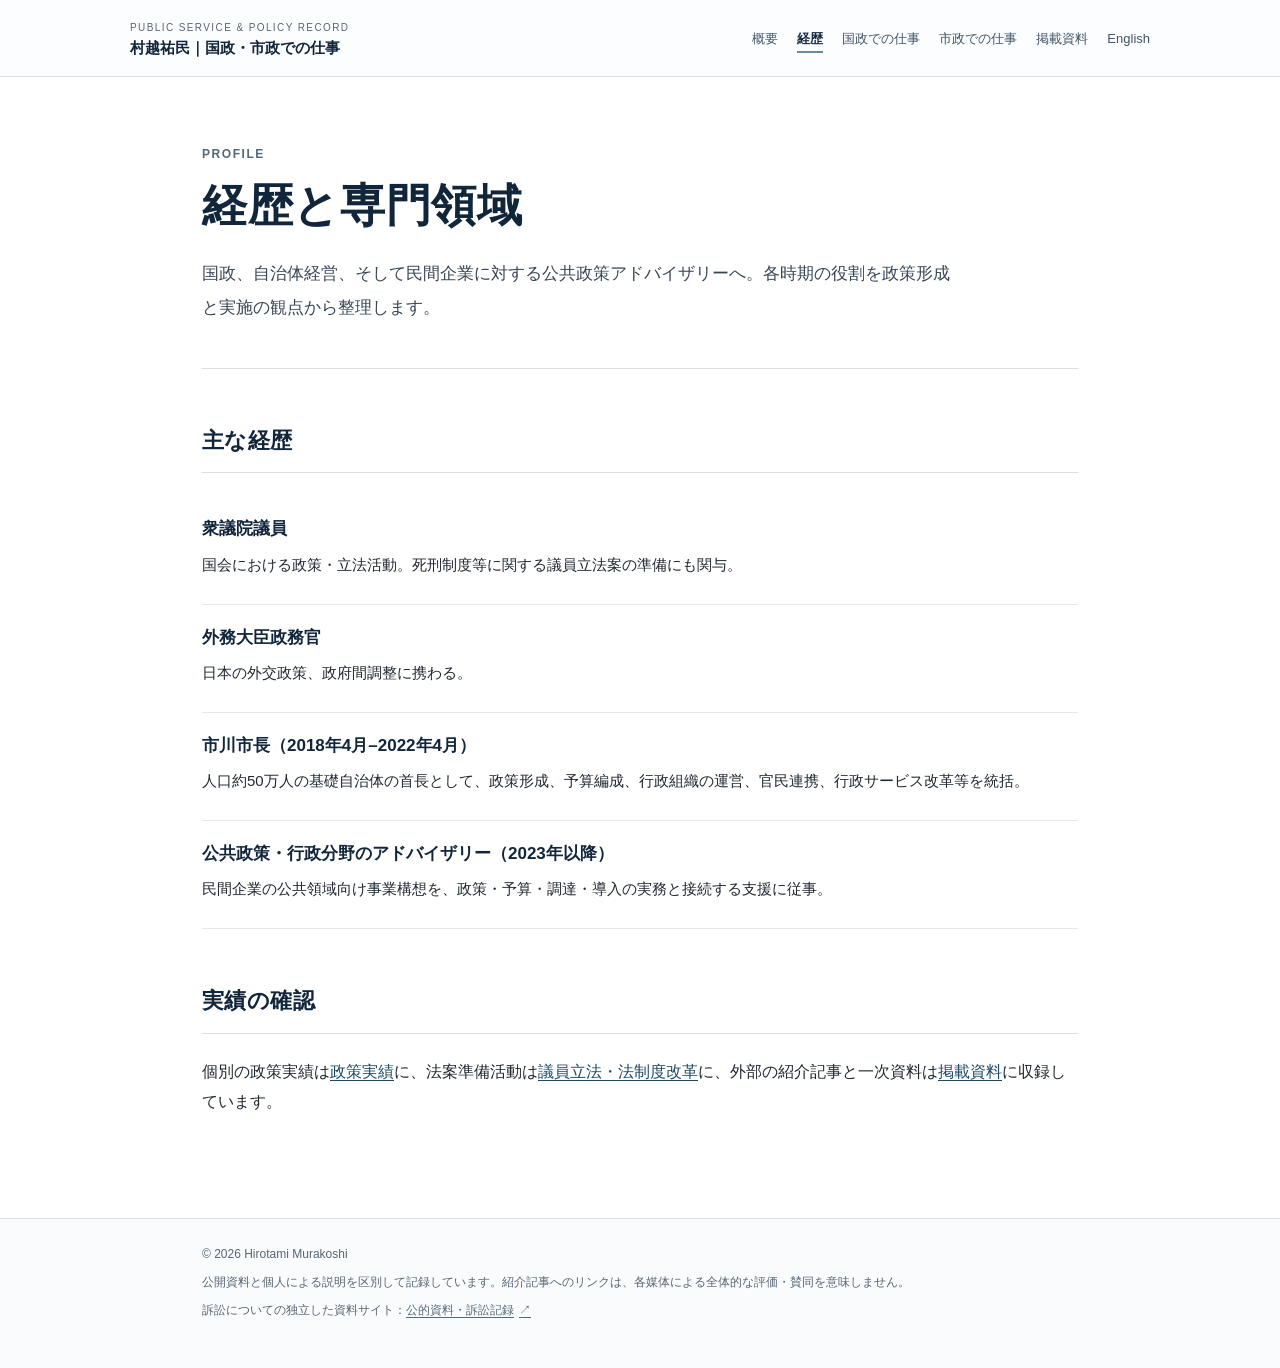
<file: profile/index.html>
<!doctype html>
<html lang="ja">
<head>
<meta charset="utf-8">
<meta name="viewport" content="width=device-width,initial-scale=1">
<meta name="color-scheme" content="light">
<meta name="description" content="村越祐民の国政・地方行政・公共政策アドバイザリー経験を紹介。">
<link rel="canonical" href="https://hirotamimurakoshi.github.io/public-service-record/profile/">
<meta property="og:type" content="website"><meta property="og:title" content="経歴と専門領域"><meta property="og:description" content="村越祐民の国政・地方行政・公共政策アドバイザリー経験を紹介。"><meta property="og:url" content="https://hirotamimurakoshi.github.io/public-service-record/profile/">
<link rel="stylesheet" href="../assets/site.css">
<title>経歴と専門領域 | Hirotami Murakoshi</title>
</head>
<body>
<a class="skip-link" href="#main">本文へ移動</a>
<div class="site-top"><div class="site-top-inner"><a class="site-brand" href="../"><span class="brand-tag">PUBLIC SERVICE &amp; POLICY RECORD</span><span class="brand-name">村越祐民｜国政・市政での仕事</span></a><nav aria-label="Main navigation"><a class="nav-link" href="../">概要</a><a class="nav-link active" href="../profile/" aria-current="page">経歴</a><a class="nav-link" href="../national/">国政での仕事</a><a class="nav-link" href="../policies/">市政での仕事</a><a class="nav-link" href="../publications/">掲載資料</a><a class="nav-link" href="../en/">English</a></nav></div></div>
<main id="main">
<header class="hero"><p class="eyebrow">PROFILE</p><h1>経歴と専門領域</h1><p class="lead">国政、自治体経営、そして民間企業に対する公共政策アドバイザリーへ。各時期の役割を政策形成と実施の観点から整理します。</p></header>
<section class="section"><h2>主な経歴</h2><div class="entry"><h3>衆議院議員</h3><p>国会における政策・立法活動。死刑制度等に関する議員立法案の準備にも関与。</p></div><div class="entry"><h3>外務大臣政務官</h3><p>日本の外交政策、政府間調整に携わる。</p></div><div class="entry"><h3>市川市長（2018年4月–2022年4月）</h3><p>人口約50万人の基礎自治体の首長として、政策形成、予算編成、行政組織の運営、官民連携、行政サービス改革等を統括。</p></div><div class="entry"><h3>公共政策・行政分野のアドバイザリー（2023年以降）</h3><p>民間企業の公共領域向け事業構想を、政策・予算・調達・導入の実務と接続する支援に従事。</p></div></section>
<section class="section"><h2>実績の確認</h2><p>個別の政策実績は<a href="../policies/">政策実績</a>に、法案準備活動は<a href="../legislation/">議員立法・法制度改革</a>に、外部の紹介記事と一次資料は<a href="../publications/">掲載資料</a>に収録しています。</p></section>
</main>
<footer><div class="footer-inner"><p>© 2026 Hirotami Murakoshi</p><p>公開資料と個人による説明を区別して記録しています。紹介記事へのリンクは、各媒体による全体的な評価・賛同を意味しません。</p><p>訴訟についての独立した資料サイト：<a href="https://hirotamimurakoshi.github.io/" target="_blank" rel="noopener noreferrer">公的資料・訴訟記録<span aria-hidden="true" class="external">↗</span></a></p></div></footer>
</body></html>
</file>
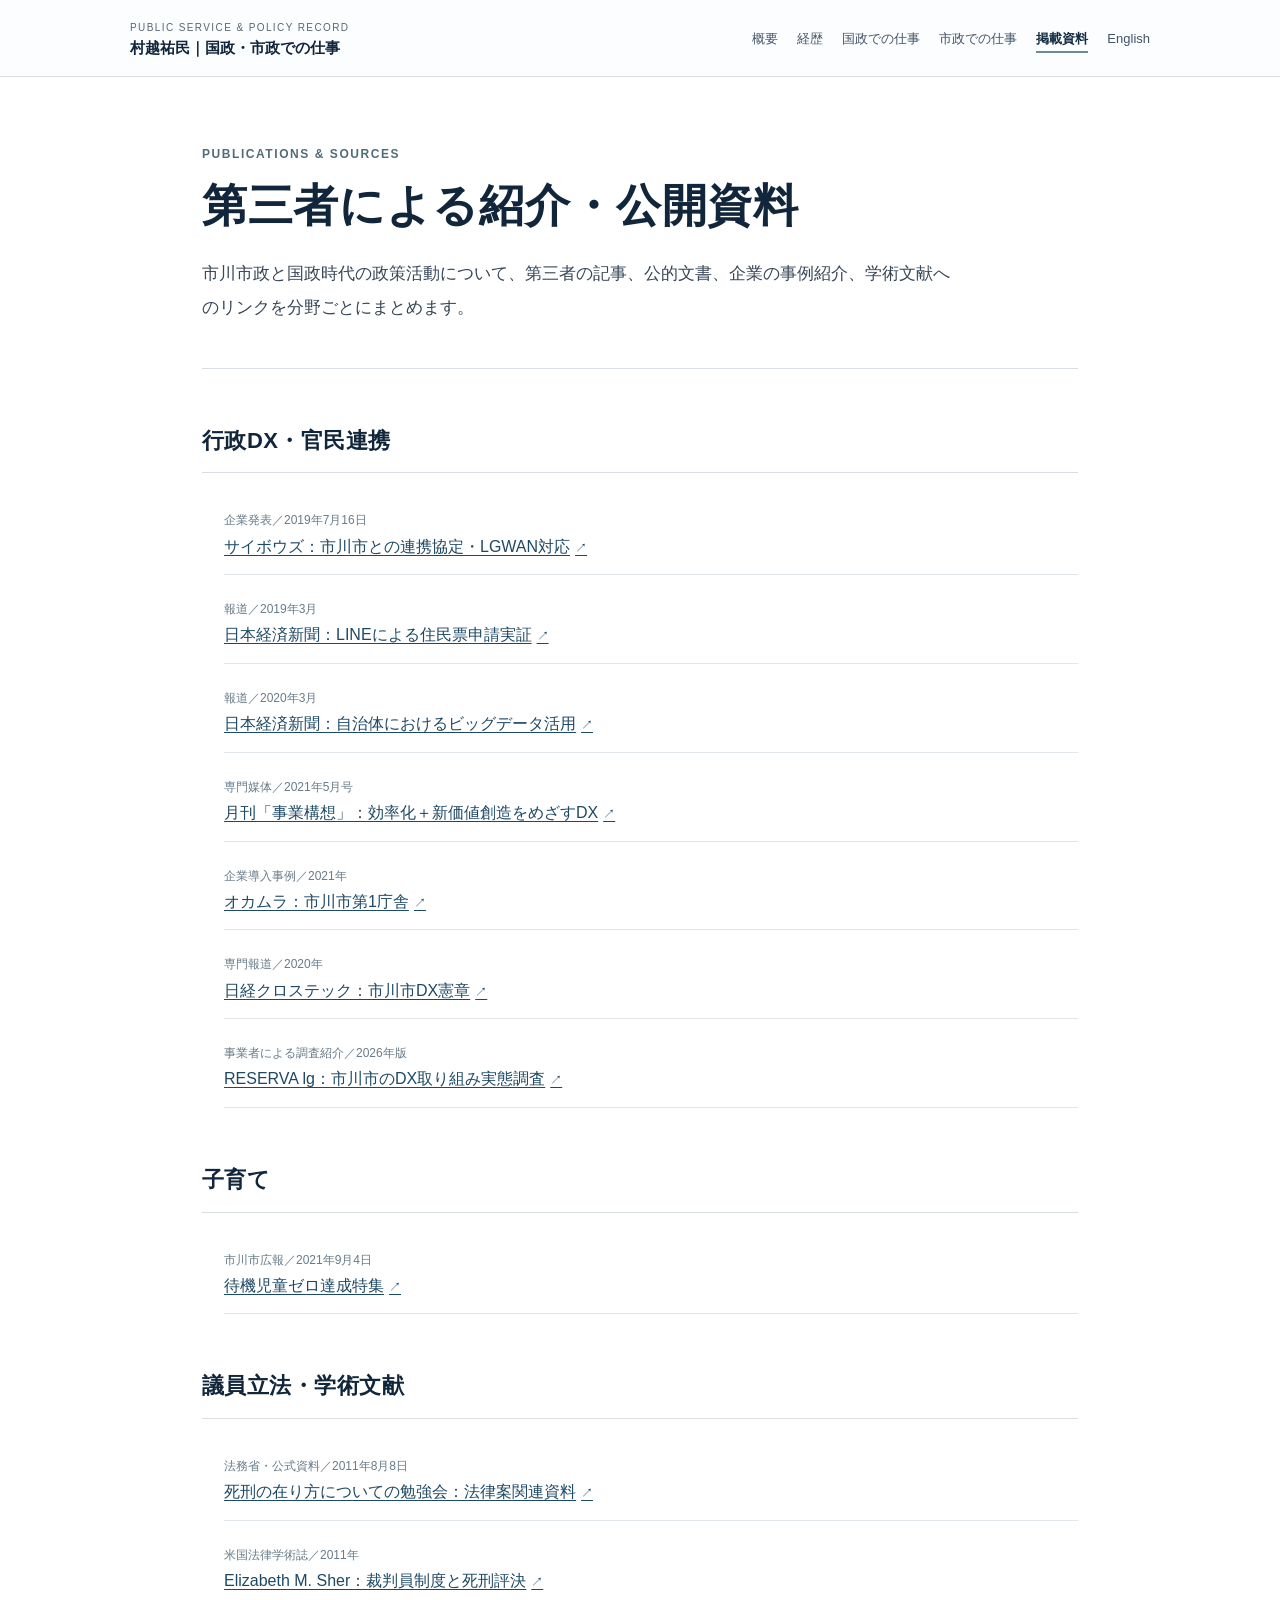
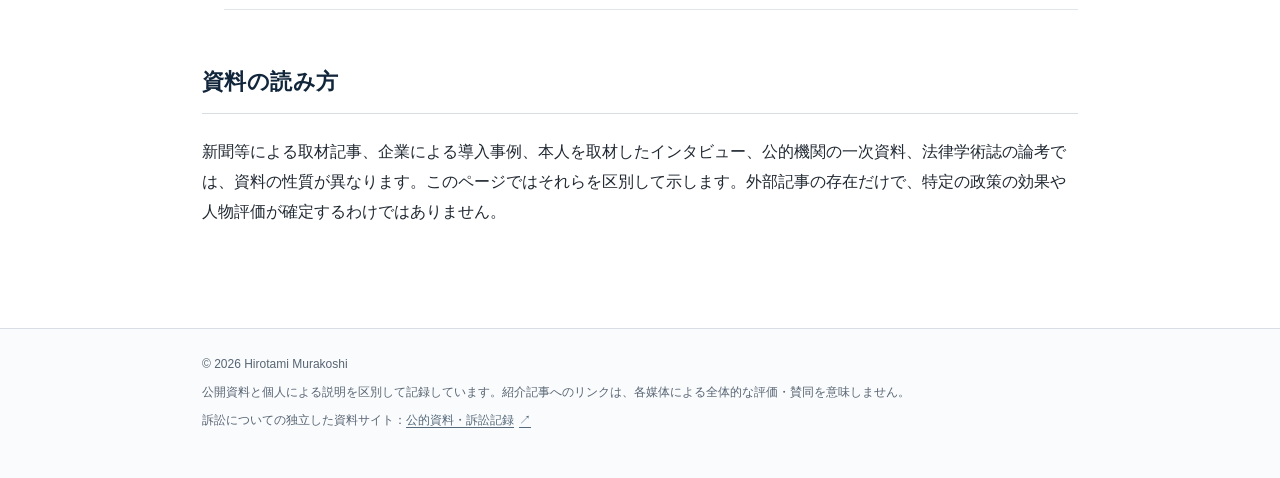
<file: publications/index.html>
<!doctype html>
<html lang="ja">
<head>
<meta charset="utf-8">
<meta name="viewport" content="width=device-width,initial-scale=1">
<meta name="color-scheme" content="light">
<meta name="description" content="村越祐民の国政・市政活動に関する報道・導入事例・公的資料・法律論文の索引。">
<link rel="canonical" href="https://hirotamimurakoshi.github.io/public-service-record/publications/">
<meta property="og:type" content="website"><meta property="og:title" content="第三者による紹介と公開資料"><meta property="og:description" content="村越祐民の国政・市政活動に関する報道・導入事例・公的資料・法律論文の索引。"><meta property="og:url" content="https://hirotamimurakoshi.github.io/public-service-record/publications/">
<link rel="stylesheet" href="../assets/site.css">
<title>第三者による紹介と公開資料 | Hirotami Murakoshi</title>
</head>
<body>
<a class="skip-link" href="#main">本文へ移動</a>
<div class="site-top"><div class="site-top-inner"><a class="site-brand" href="../"><span class="brand-tag">PUBLIC SERVICE &amp; POLICY RECORD</span><span class="brand-name">村越祐民｜国政・市政での仕事</span></a><nav aria-label="Main navigation"><a class="nav-link" href="../">概要</a><a class="nav-link" href="../profile/">経歴</a><a class="nav-link" href="../national/">国政での仕事</a><a class="nav-link" href="../policies/">市政での仕事</a><a class="nav-link active" href="../publications/" aria-current="page">掲載資料</a><a class="nav-link" href="../en/">English</a></nav></div></div>
<main id="main">
<header class="hero"><p class="eyebrow">PUBLICATIONS & SOURCES</p><h1>第三者による紹介・公開資料</h1><p class="lead">市川市政と国政時代の政策活動について、第三者の記事、公的文書、企業の事例紹介、学術文献へのリンクを分野ごとにまとめます。</p></header>
<section class="section"><h2>行政DX・官民連携</h2><ul class="source-list">
<li><span class="source-type">企業発表／2019年7月16日</span><a href="https://topics.cybozu.co.jp/news/2019/07/16-8474.html" target="_blank" rel="noopener noreferrer">サイボウズ：市川市との連携協定・LGWAN対応<span aria-hidden="true" class="external">↗</span></a></li>
<li><span class="source-type">報道／2019年3月</span><a href="https://www.nikkei.com/article/DGXMZO42665240Z10C19A3L71000/" target="_blank" rel="noopener noreferrer">日本経済新聞：LINEによる住民票申請実証<span aria-hidden="true" class="external">↗</span></a></li>
<li><span class="source-type">報道／2020年3月</span><a href="https://www.nikkei.com/article/DGXMZO56282320S0A300C2L83000/" target="_blank" rel="noopener noreferrer">日本経済新聞：自治体におけるビッグデータ活用<span aria-hidden="true" class="external">↗</span></a></li>
<li><span class="source-type">専門媒体／2021年5月号</span><a href="https://www.projectdesign.jp/202105/ict-utilization-chief-roundtable/009324.php" target="_blank" rel="noopener noreferrer">月刊「事業構想」：効率化＋新価値創造をめざすDX<span aria-hidden="true" class="external">↗</span></a></li>
<li><span class="source-type">企業導入事例／2021年</span><a href="https://www.okamura.co.jp/municipality/case/210412/" target="_blank" rel="noopener noreferrer">オカムラ：市川市第1庁舎<span aria-hidden="true" class="external">↗</span></a></li>
<li><span class="source-type">専門報道／2020年</span><a href="https://xtech.nikkei.com/atcl/nxt/news/18/07374/" target="_blank" rel="noopener noreferrer">日経クロステック：市川市DX憲章<span aria-hidden="true" class="external">↗</span></a></li>
<li><span class="source-type">事業者による調査紹介／2026年版</span><a href="https://lg.reserva.be/lg-dxresearch-ichikawa-shi/" target="_blank" rel="noopener noreferrer">RESERVA lg：市川市のDX取り組み実態調査<span aria-hidden="true" class="external">↗</span></a></li>
</ul></section>
<section class="section"><h2>子育て</h2><ul class="source-list"><li><span class="source-type">市川市広報／2021年9月4日</span><a href="https://www.city.ichikawa.lg.jp/site/kohoichikawa/6247.html" target="_blank" rel="noopener noreferrer">待機児童ゼロ達成特集<span aria-hidden="true" class="external">↗</span></a></li></ul></section>
<section class="section"><h2>議員立法・学術文献</h2><ul class="source-list"><li><span class="source-type">法務省・公式資料／2011年8月8日</span><a href="https://www.moj.go.jp/keiji1/keiji12_00036.html" target="_blank" rel="noopener noreferrer">死刑の在り方についての勉強会：法律案関連資料<span aria-hidden="true" class="external">↗</span></a></li><li><span class="source-type">米国法律学術誌／2011年</span><a href="https://digitalcommons.law.uw.edu/wilj/vol20/iss3/7" target="_blank" rel="noopener noreferrer">Elizabeth M. Sher：裁判員制度と死刑評決<span aria-hidden="true" class="external">↗</span></a></li></ul></section>
<section class="section"><h2>資料の読み方</h2><p>新聞等による取材記事、企業による導入事例、本人を取材したインタビュー、公的機関の一次資料、法律学術誌の論考では、資料の性質が異なります。このページではそれらを区別して示します。外部記事の存在だけで、特定の政策の効果や人物評価が確定するわけではありません。</p></section>
</main>
<footer><div class="footer-inner"><p>© 2026 Hirotami Murakoshi</p><p>公開資料と個人による説明を区別して記録しています。紹介記事へのリンクは、各媒体による全体的な評価・賛同を意味しません。</p><p>訴訟についての独立した資料サイト：<a href="https://hirotamimurakoshi.github.io/" target="_blank" rel="noopener noreferrer">公的資料・訴訟記録<span aria-hidden="true" class="external">↗</span></a></p></div></footer>
</body></html>
</file>
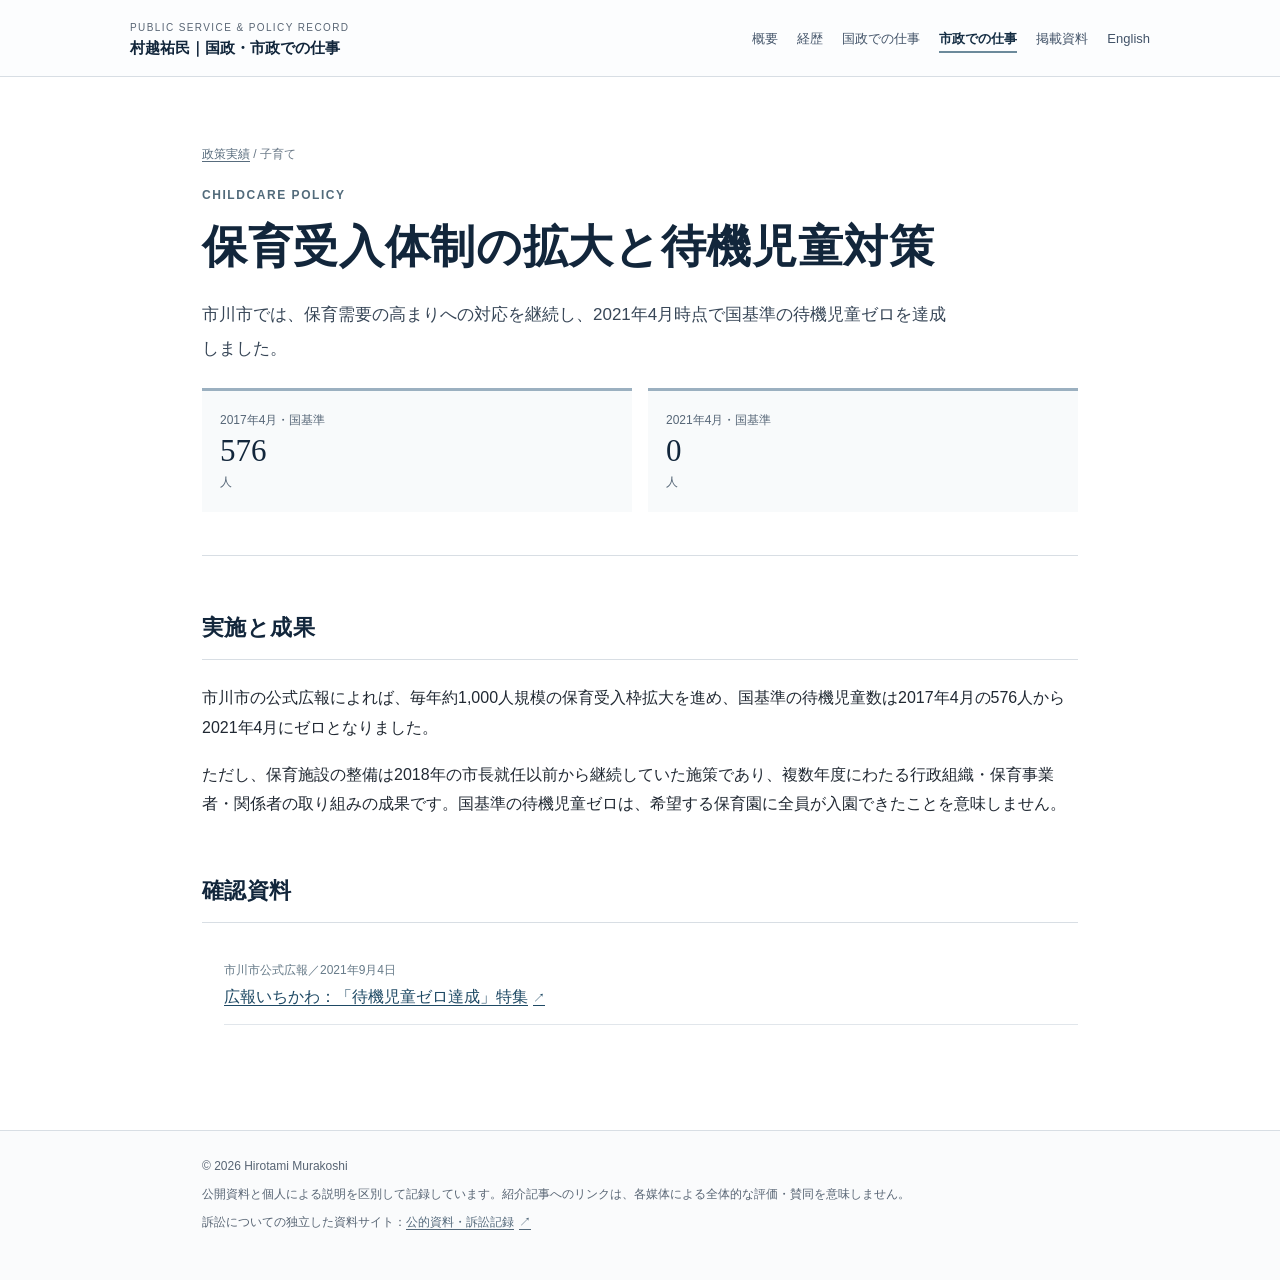
<file: policies/childcare/index.html>
<!doctype html>
<html lang="ja">
<head>
<meta charset="utf-8">
<meta name="viewport" content="width=device-width,initial-scale=1">
<meta name="color-scheme" content="light">
<meta name="description" content="市川市の保育受入枠拡大と2021年4月の国基準待機児童ゼロの経緯。">
<link rel="canonical" href="https://hirotamimurakoshi.github.io/public-service-record/policies/childcare/">
<meta property="og:type" content="website"><meta property="og:title" content="子育て・待機児童対策"><meta property="og:description" content="市川市の保育受入枠拡大と2021年4月の国基準待機児童ゼロの経緯。"><meta property="og:url" content="https://hirotamimurakoshi.github.io/public-service-record/policies/childcare/">
<link rel="stylesheet" href="../../assets/site.css">
<title>子育て・待機児童対策 | Hirotami Murakoshi</title>
</head>
<body>
<a class="skip-link" href="#main">本文へ移動</a>
<div class="site-top"><div class="site-top-inner"><a class="site-brand" href="../../"><span class="brand-tag">PUBLIC SERVICE &amp; POLICY RECORD</span><span class="brand-name">村越祐民｜国政・市政での仕事</span></a><nav aria-label="Main navigation"><a class="nav-link" href="../../">概要</a><a class="nav-link" href="../../profile/">経歴</a><a class="nav-link" href="../../national/">国政での仕事</a><a class="nav-link active" href="../../policies/" aria-current="page">市政での仕事</a><a class="nav-link" href="../../publications/">掲載資料</a><a class="nav-link" href="../../en/">English</a></nav></div></div>
<main id="main">
<div class="breadcrumb"><a href="../../policies/">政策実績</a> / 子育て</div><header class="hero"><p class="eyebrow">CHILDCARE POLICY</p><h1>保育受入体制の拡大と待機児童対策</h1><p class="lead">市川市では、保育需要の高まりへの対応を継続し、2021年4月時点で国基準の待機児童ゼロを達成しました。</p><div class="figrow"><div class="fig"><span class="label">2017年4月・国基準</span><div class="number">576</div><span class="label">人</span></div><div class="fig"><span class="label">2021年4月・国基準</span><div class="number">0</div><span class="label">人</span></div></div></header>
<section class="section"><h2>実施と成果</h2><p>市川市の公式広報によれば、毎年約1,000人規模の保育受入枠拡大を進め、国基準の待機児童数は2017年4月の576人から2021年4月にゼロとなりました。</p><p>ただし、保育施設の整備は2018年の市長就任以前から継続していた施策であり、複数年度にわたる行政組織・保育事業者・関係者の取り組みの成果です。国基準の待機児童ゼロは、希望する保育園に全員が入園できたことを意味しません。</p></section>
<section class="section"><h2>確認資料</h2><ul class="source-list"><li><span class="source-type">市川市公式広報／2021年9月4日</span><a href="https://www.city.ichikawa.lg.jp/site/kohoichikawa/6247.html" target="_blank" rel="noopener noreferrer">広報いちかわ：「待機児童ゼロ達成」特集<span aria-hidden="true" class="external">↗</span></a></li></ul></section>
</main>
<footer><div class="footer-inner"><p>© 2026 Hirotami Murakoshi</p><p>公開資料と個人による説明を区別して記録しています。紹介記事へのリンクは、各媒体による全体的な評価・賛同を意味しません。</p><p>訴訟についての独立した資料サイト：<a href="https://hirotamimurakoshi.github.io/" target="_blank" rel="noopener noreferrer">公的資料・訴訟記録<span aria-hidden="true" class="external">↗</span></a></p></div></footer>
</body></html>
</file>
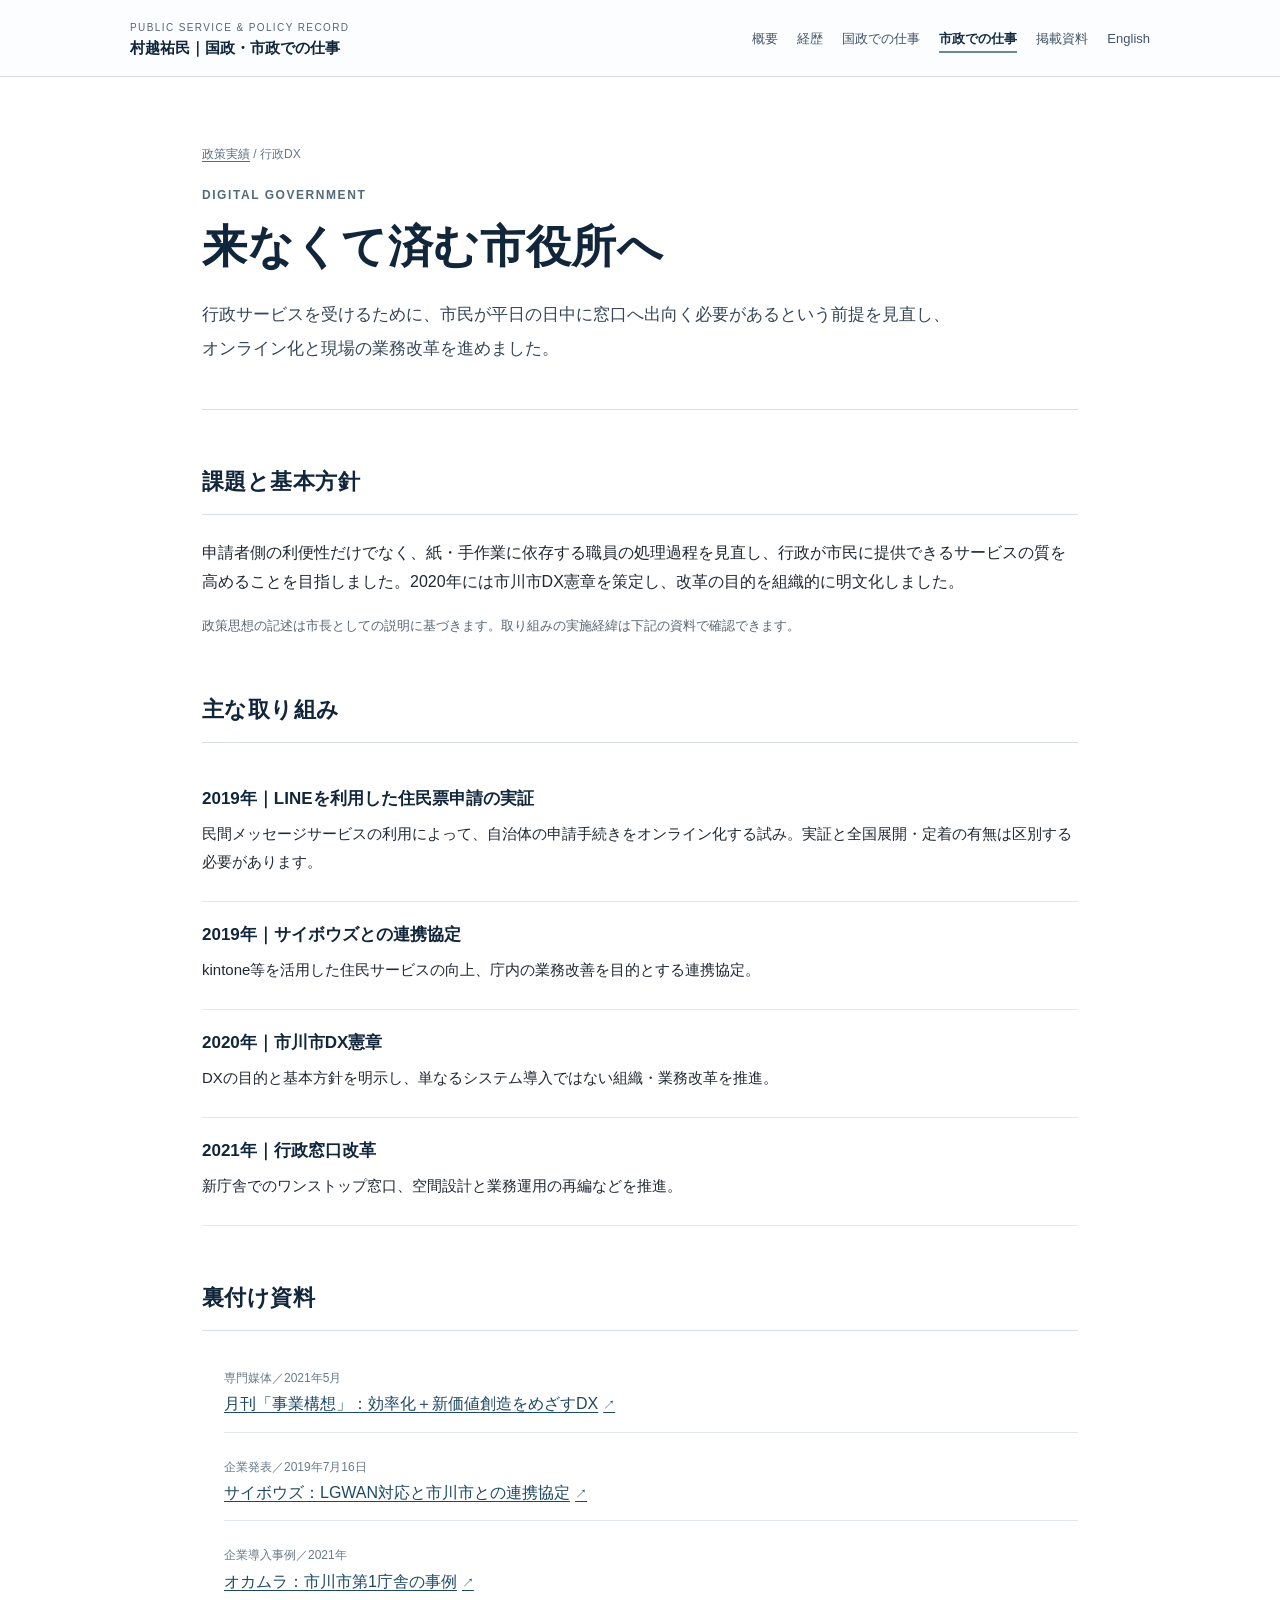
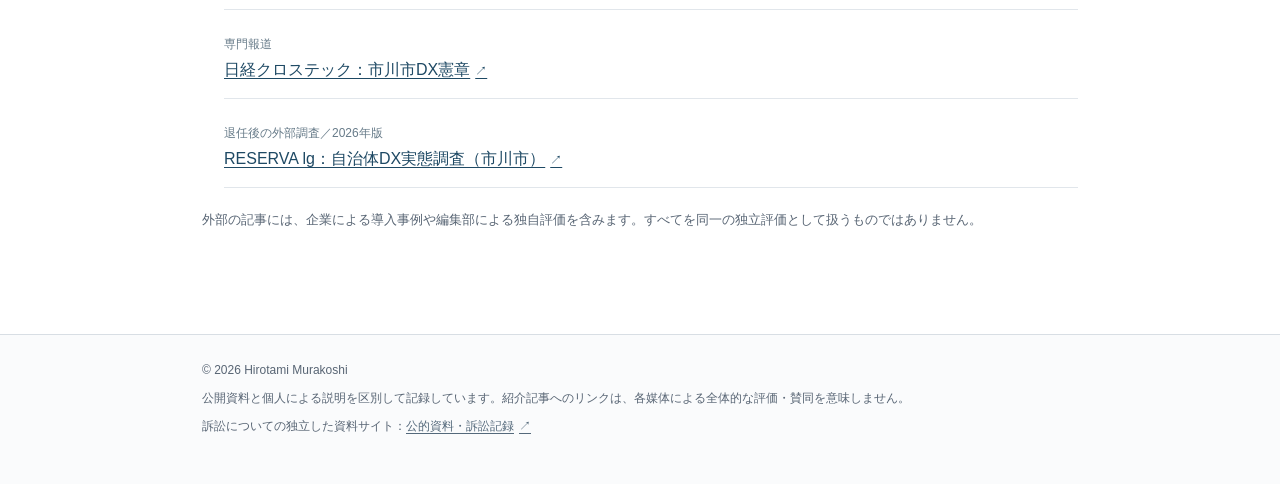
<file: policies/digital/index.html>
<!doctype html>
<html lang="ja">
<head>
<meta charset="utf-8">
<meta name="viewport" content="width=device-width,initial-scale=1">
<meta name="color-scheme" content="light">
<meta name="description" content="LINE申請、DX憲章、窓口改革など、市川市政2018–2022における行政DXの記録。">
<link rel="canonical" href="https://hirotamimurakoshi.github.io/public-service-record/policies/digital/">
<meta property="og:type" content="website"><meta property="og:title" content="行政DX・業務改革"><meta property="og:description" content="LINE申請、DX憲章、窓口改革など、市川市政2018–2022における行政DXの記録。"><meta property="og:url" content="https://hirotamimurakoshi.github.io/public-service-record/policies/digital/">
<link rel="stylesheet" href="../../assets/site.css">
<title>行政DX・業務改革 | Hirotami Murakoshi</title>
</head>
<body>
<a class="skip-link" href="#main">本文へ移動</a>
<div class="site-top"><div class="site-top-inner"><a class="site-brand" href="../../"><span class="brand-tag">PUBLIC SERVICE &amp; POLICY RECORD</span><span class="brand-name">村越祐民｜国政・市政での仕事</span></a><nav aria-label="Main navigation"><a class="nav-link" href="../../">概要</a><a class="nav-link" href="../../profile/">経歴</a><a class="nav-link" href="../../national/">国政での仕事</a><a class="nav-link active" href="../../policies/" aria-current="page">市政での仕事</a><a class="nav-link" href="../../publications/">掲載資料</a><a class="nav-link" href="../../en/">English</a></nav></div></div>
<main id="main">
<div class="breadcrumb"><a href="../../policies/">政策実績</a> / 行政DX</div><header class="hero"><p class="eyebrow">DIGITAL GOVERNMENT</p><h1>来なくて済む市役所へ</h1><p class="lead">行政サービスを受けるために、市民が平日の日中に窓口へ出向く必要があるという前提を見直し、オンライン化と現場の業務改革を進めました。</p></header>
<section class="section"><h2>課題と基本方針</h2><p>申請者側の利便性だけでなく、紙・手作業に依存する職員の処理過程を見直し、行政が市民に提供できるサービスの質を高めることを目指しました。2020年には市川市DX憲章を策定し、改革の目的を組織的に明文化しました。</p><p class="meta">政策思想の記述は市長としての説明に基づきます。取り組みの実施経緯は下記の資料で確認できます。</p></section>
<section class="section"><h2>主な取り組み</h2><div class="entry"><h3>2019年｜LINEを利用した住民票申請の実証</h3><p>民間メッセージサービスの利用によって、自治体の申請手続きをオンライン化する試み。実証と全国展開・定着の有無は区別する必要があります。</p></div><div class="entry"><h3>2019年｜サイボウズとの連携協定</h3><p>kintone等を活用した住民サービスの向上、庁内の業務改善を目的とする連携協定。</p></div><div class="entry"><h3>2020年｜市川市DX憲章</h3><p>DXの目的と基本方針を明示し、単なるシステム導入ではない組織・業務改革を推進。</p></div><div class="entry"><h3>2021年｜行政窓口改革</h3><p>新庁舎でのワンストップ窓口、空間設計と業務運用の再編などを推進。</p></div></section>
<section class="section"><h2>裏付け資料</h2><ul class="source-list">
<li><span class="source-type">専門媒体／2021年5月</span><a href="https://www.projectdesign.jp/202105/ict-utilization-chief-roundtable/009324.php" target="_blank" rel="noopener noreferrer">月刊「事業構想」：効率化＋新価値創造をめざすDX<span aria-hidden="true" class="external">↗</span></a></li>
<li><span class="source-type">企業発表／2019年7月16日</span><a href="https://topics.cybozu.co.jp/news/2019/07/16-8474.html" target="_blank" rel="noopener noreferrer">サイボウズ：LGWAN対応と市川市との連携協定<span aria-hidden="true" class="external">↗</span></a></li>
<li><span class="source-type">企業導入事例／2021年</span><a href="https://www.okamura.co.jp/municipality/case/210412/" target="_blank" rel="noopener noreferrer">オカムラ：市川市第1庁舎の事例<span aria-hidden="true" class="external">↗</span></a></li>
<li><span class="source-type">専門報道</span><a href="https://xtech.nikkei.com/atcl/nxt/news/18/07374/" target="_blank" rel="noopener noreferrer">日経クロステック：市川市DX憲章<span aria-hidden="true" class="external">↗</span></a></li>
<li><span class="source-type">退任後の外部調査／2026年版</span><a href="https://lg.reserva.be/lg-dxresearch-ichikawa-shi/" target="_blank" rel="noopener noreferrer">RESERVA lg：自治体DX実態調査（市川市）<span aria-hidden="true" class="external">↗</span></a></li>
</ul><p class="meta">外部の記事には、企業による導入事例や編集部による独自評価を含みます。すべてを同一の独立評価として扱うものではありません。</p></section>
</main>
<footer><div class="footer-inner"><p>© 2026 Hirotami Murakoshi</p><p>公開資料と個人による説明を区別して記録しています。紹介記事へのリンクは、各媒体による全体的な評価・賛同を意味しません。</p><p>訴訟についての独立した資料サイト：<a href="https://hirotamimurakoshi.github.io/" target="_blank" rel="noopener noreferrer">公的資料・訴訟記録<span aria-hidden="true" class="external">↗</span></a></p></div></footer>
</body></html>
</file>
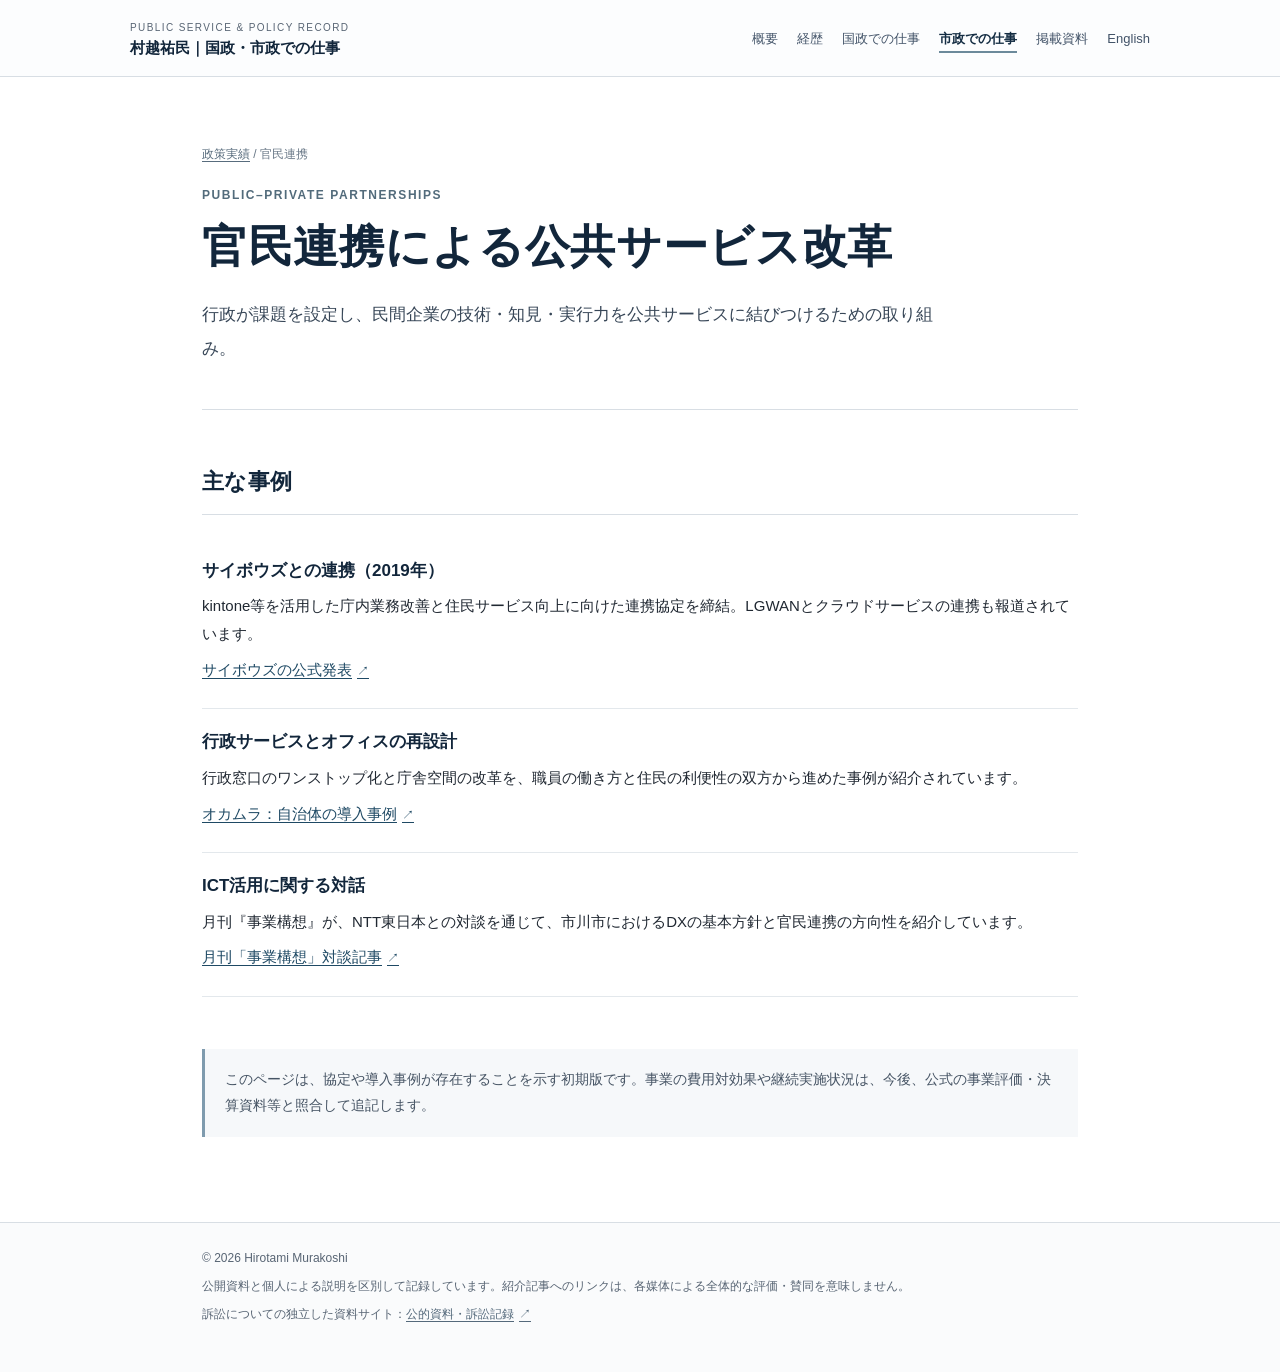
<file: policies/partnerships/index.html>
<!doctype html>
<html lang="ja">
<head>
<meta charset="utf-8">
<meta name="viewport" content="width=device-width,initial-scale=1">
<meta name="color-scheme" content="light">
<meta name="description" content="市川市政における官民連携と公共サービス改革の具体的な取り組み。">
<link rel="canonical" href="https://hirotamimurakoshi.github.io/public-service-record/policies/partnerships/">
<meta property="og:type" content="website"><meta property="og:title" content="官民連携・公共サービス改革"><meta property="og:description" content="市川市政における官民連携と公共サービス改革の具体的な取り組み。"><meta property="og:url" content="https://hirotamimurakoshi.github.io/public-service-record/policies/partnerships/">
<link rel="stylesheet" href="../../assets/site.css">
<title>官民連携・公共サービス改革 | Hirotami Murakoshi</title>
</head>
<body>
<a class="skip-link" href="#main">本文へ移動</a>
<div class="site-top"><div class="site-top-inner"><a class="site-brand" href="../../"><span class="brand-tag">PUBLIC SERVICE &amp; POLICY RECORD</span><span class="brand-name">村越祐民｜国政・市政での仕事</span></a><nav aria-label="Main navigation"><a class="nav-link" href="../../">概要</a><a class="nav-link" href="../../profile/">経歴</a><a class="nav-link" href="../../national/">国政での仕事</a><a class="nav-link active" href="../../policies/" aria-current="page">市政での仕事</a><a class="nav-link" href="../../publications/">掲載資料</a><a class="nav-link" href="../../en/">English</a></nav></div></div>
<main id="main">
<div class="breadcrumb"><a href="../../policies/">政策実績</a> / 官民連携</div><header class="hero"><p class="eyebrow">PUBLIC–PRIVATE PARTNERSHIPS</p><h1>官民連携による公共サービス改革</h1><p class="lead">行政が課題を設定し、民間企業の技術・知見・実行力を公共サービスに結びつけるための取り組み。</p></header>
<section class="section"><h2>主な事例</h2><div class="entry"><h3>サイボウズとの連携（2019年）</h3><p>kintone等を活用した庁内業務改善と住民サービス向上に向けた連携協定を締結。LGWANとクラウドサービスの連携も報道されています。</p><p><a href="https://topics.cybozu.co.jp/news/2019/07/16-8474.html" target="_blank" rel="noopener noreferrer">サイボウズの公式発表<span aria-hidden="true" class="external">↗</span></a></p></div><div class="entry"><h3>行政サービスとオフィスの再設計</h3><p>行政窓口のワンストップ化と庁舎空間の改革を、職員の働き方と住民の利便性の双方から進めた事例が紹介されています。</p><p><a href="https://www.okamura.co.jp/municipality/case/210412/" target="_blank" rel="noopener noreferrer">オカムラ：自治体の導入事例<span aria-hidden="true" class="external">↗</span></a></p></div><div class="entry"><h3>ICT活用に関する対話</h3><p>月刊『事業構想』が、NTT東日本との対談を通じて、市川市におけるDXの基本方針と官民連携の方向性を紹介しています。</p><p><a href="https://www.projectdesign.jp/202105/ict-utilization-chief-roundtable/009324.php" target="_blank" rel="noopener noreferrer">月刊「事業構想」対談記事<span aria-hidden="true" class="external">↗</span></a></p></div></section>
<section class="section"><div class="note">このページは、協定や導入事例が存在することを示す初期版です。事業の費用対効果や継続実施状況は、今後、公式の事業評価・決算資料等と照合して追記します。</div></section>
</main>
<footer><div class="footer-inner"><p>© 2026 Hirotami Murakoshi</p><p>公開資料と個人による説明を区別して記録しています。紹介記事へのリンクは、各媒体による全体的な評価・賛同を意味しません。</p><p>訴訟についての独立した資料サイト：<a href="https://hirotamimurakoshi.github.io/" target="_blank" rel="noopener noreferrer">公的資料・訴訟記録<span aria-hidden="true" class="external">↗</span></a></p></div></footer>
</body></html>
</file>
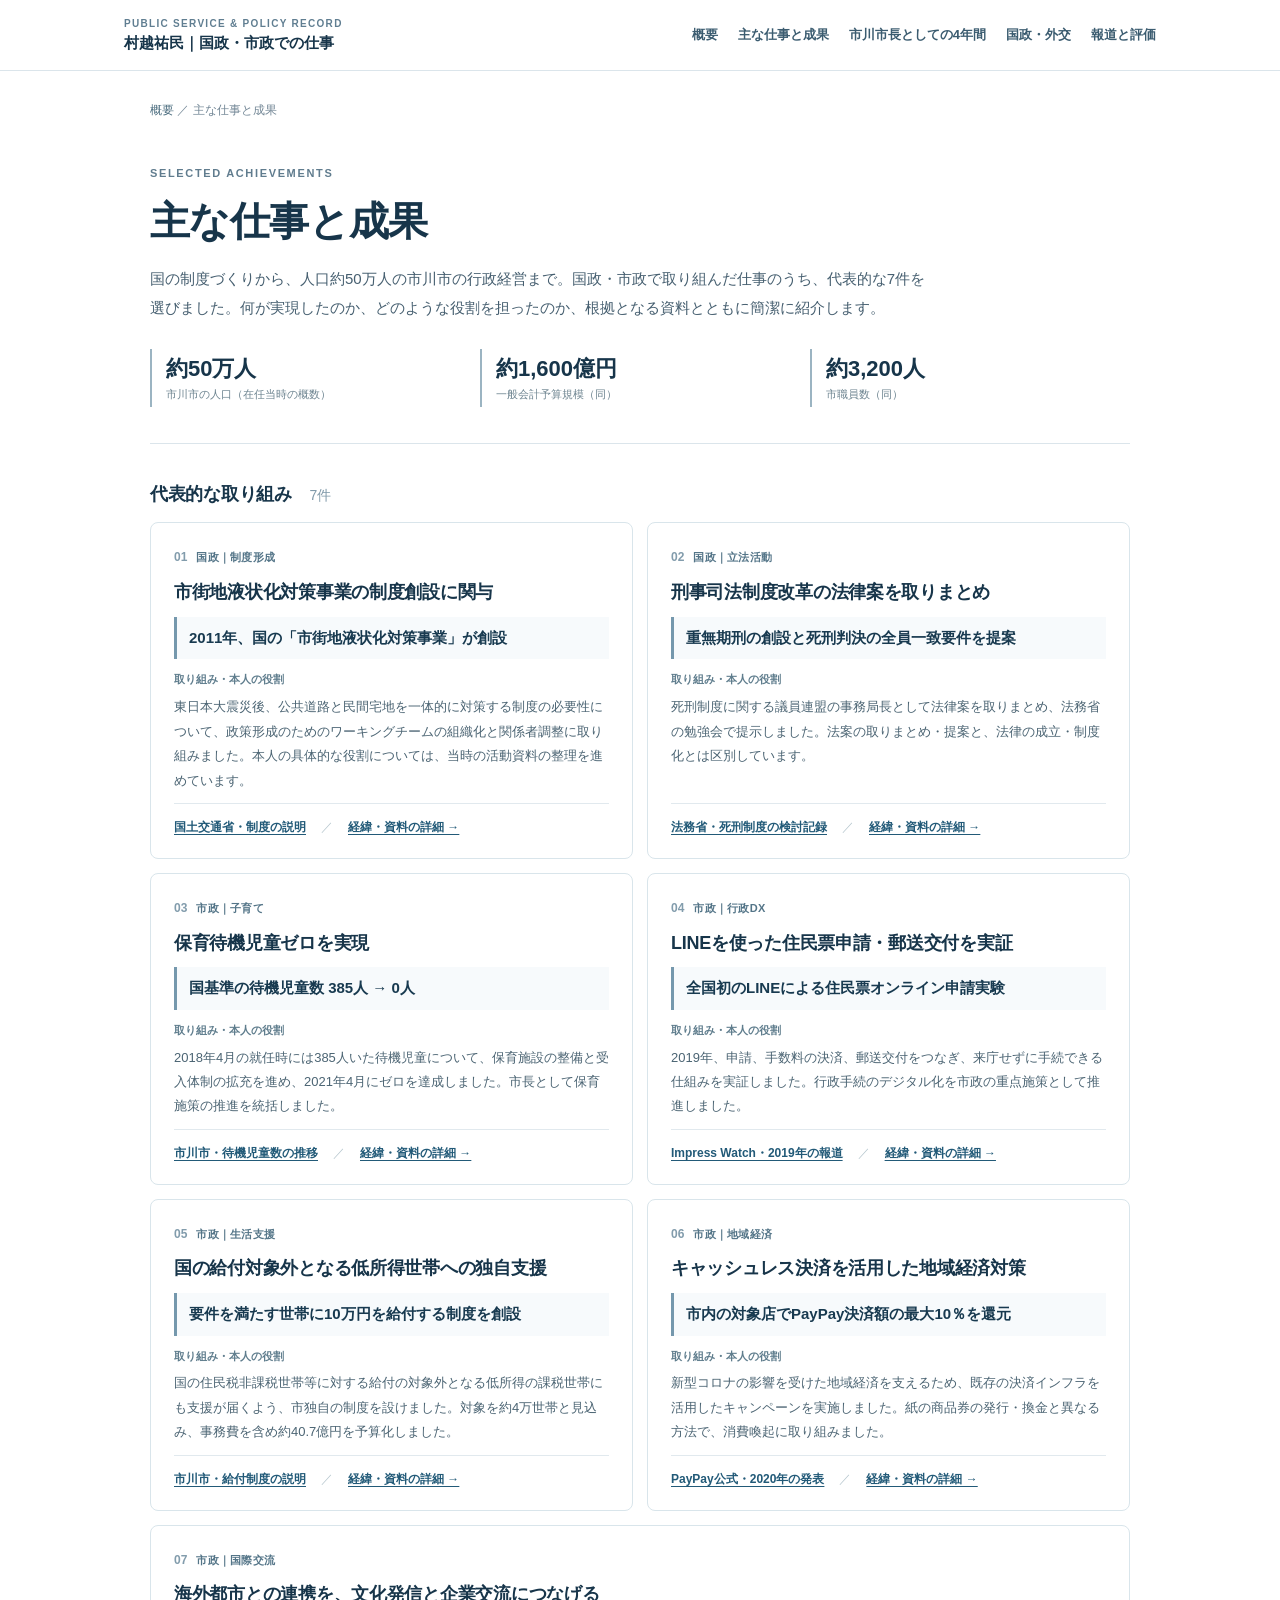
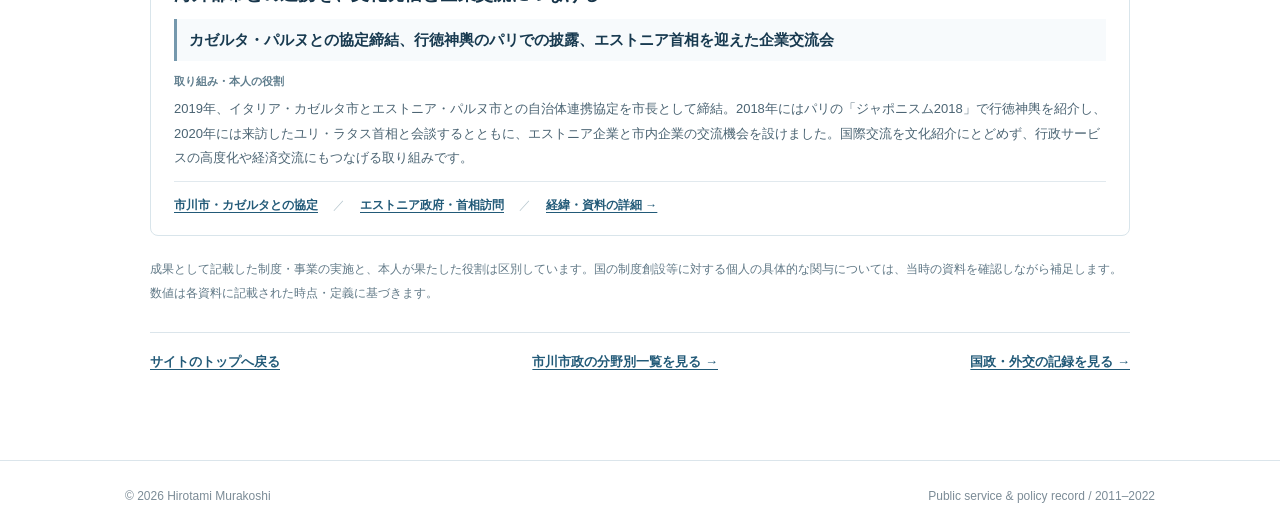
<file: selected_achievements.html>
<!doctype html>
<html lang="ja">
<head>
<meta charset="utf-8">
<meta name="viewport" content="width=device-width,initial-scale=1">
<meta name="color-scheme" content="light">
<meta name="description" content="村越祐民が国政・市政で取り組んだ代表的な7つの仕事と成果。政策形成、行政経営、子育て、行政DX、生活支援、地域経済、国際交流の取り組みを本人の役割と根拠資料とともに紹介します。">
<link rel="canonical" href="https://hirotamimurakoshi.github.io/public-service-record/selected-achievements/">
<meta property="og:type" content="article">
<meta property="og:title" content="主な仕事と成果｜村越祐民">
<meta property="og:description" content="国の制度づくりから約50万人の自治体の行政経営まで。代表的な7件を、成果・役割・根拠資料で紹介。">
<meta property="og:url" content="https://hirotamimurakoshi.github.io/public-service-record/selected-achievements/">
<title>主な仕事と成果 | 村越祐民</title>
<style>
:root{--rp-ink:#17354a;--rp-text:#31495a;--rp-muted:#617789;--rp-line:#dbe5eb;--rp-link:#225a78;--rp-paper:#fff;--rp-bg:#f7f9fb;--rp-soft:#f1f6f8}
*{box-sizing:border-box}
html{scroll-behavior:smooth;scroll-padding-top:24px}
body{margin:0;background:#fff;color:var(--rp-text);font-family:-apple-system,BlinkMacSystemFont,"Hiragino Kaku Gothic ProN","Hiragino Sans",Meiryo,sans-serif;font-size:15px;line-height:1.9}
body a{color:var(--rp-link);text-underline-offset:3px}
body a:hover{color:#123d57}
body h1,body h2,body h3,body h4{color:var(--rp-ink);line-height:1.48;letter-spacing:-.015em}
.rp-skip{position:absolute;left:10px;top:-100px;background:#fff;z-index:40;padding:8px}.rp-skip:focus{top:8px}
.rp-header{border-bottom:1px solid var(--rp-line);background:#fff}
.rp-header-inner{max-width:1080px;margin:auto;display:flex;align-items:center;justify-content:space-between;gap:24px;padding:17px 24px}
.rp-brand{color:var(--rp-ink);text-decoration:none;display:flex;flex-direction:column;gap:0;line-height:1.45}
.rp-brand span:first-child{font-size:10px;letter-spacing:.13em;color:#607e91;font-weight:700}
.rp-brand span:last-child{font-size:15px;font-weight:750}
.rp-nav{display:flex;gap:9px 20px;align-items:center;flex-wrap:wrap}
.rp-nav a{color:#3b5c70;text-decoration:none;font-size:13px;font-weight:650}
.rp-nav a:hover{text-decoration:underline}
.rp-container{max-width:1030px;margin:0 auto;padding:0 25px 75px}
.rp-hero{padding:54px 0 42px;border-bottom:1px solid var(--rp-line)}
.rp-eyebrow{font-size:11px;font-weight:750;letter-spacing:.15em;color:#607c8e;margin:0 0 18px}
.rp-hero h1{font-size:clamp(30px,4.8vw,43px);font-weight:720;margin:0 0 24px;letter-spacing:.01em}
.rp-hero .rp-lead{font-size:17px;max-width:830px;line-height:2.05;margin:0;color:#2e4b5c}
.rp-hero .rp-deck{font-size:14px;color:var(--rp-muted);max-width:810px;margin:17px 0 0}
.rp-section{padding-top:51px}
.rp-section>h2{font-size:clamp(23px,3vw,28px);margin:0 0 14px;font-weight:720}
.rp-section-lead{color:#526b7b;font-size:15px;line-height:1.95;max-width:850px;margin:0 0 26px}
.rp-mission{border-left:3px solid #7395a8;padding:5px 0 5px 17px;margin:25px 0 29px;color:#405d6f;max-width:820px;font-size:15px}
.rp-field-nav{display:flex;flex-wrap:wrap;gap:9px 16px;margin:27px 0 23px;padding:16px 0;border-top:1px solid var(--rp-line);border-bottom:1px solid var(--rp-line)}
.rp-field-nav a{font-size:12px;font-weight:650;text-decoration:none;white-space:nowrap}
.rp-field-nav a:hover{text-decoration:underline}
.rp-field{margin:36px 0 43px;scroll-margin-top:18px}
.rp-field-heading{display:flex;gap:15px;align-items:baseline;padding-bottom:11px;border-bottom:1px solid var(--rp-line);margin-bottom:15px}
.rp-index{color:#9cb2c0;font-size:13px;font-weight:750;flex:none}
.rp-field-heading h3{font-size:20px;font-weight:690;margin:0}
.rp-field-heading p{font-size:13px;line-height:1.7;color:#6a7e8c;margin:5px 0 0}
.rp-cards{display:grid;grid-template-columns:repeat(2,minmax(0,1fr));gap:13px}
.rp-policy{border:1px solid var(--rp-line);border-radius:7px;background:#fff;padding:20px 20px 16px;min-width:0;display:flex;flex-direction:column}
.rp-policy.rp-feature{background:#f8fbfc;border-color:#cbdce6}
.rp-kicker{font-size:11px;letter-spacing:.045em;font-weight:700;color:#6c8291;margin:0 0 8px}
.rp-policy h4{font-weight:700;font-size:16px;margin:0 0 17px}
.rp-policy-detail{margin-top:auto;border-top:1px solid #e2ebef;padding-top:9px}
.rp-policy-detail summary,.rp-issue details summary{cursor:pointer;font-size:12px;color:#27607c;font-weight:700;line-height:1.8;list-style:none}
.rp-policy-detail summary::-webkit-details-marker,.rp-issue details summary::-webkit-details-marker{display:none}
.rp-policy-detail summary:before,.rp-issue details summary:before{content:"＋";display:inline-block;width:1.4em;font-weight:700}
.rp-policy-detail[open] summary:before,.rp-issue details[open] summary:before{content:"－"}
.rp-detail-body{padding-top:14px}
.rp-detail-body>p{font-size:13px;color:#435c6b;line-height:1.95;margin:0 0 15px}
.rp-small-label{font-size:11px;color:#6c8494;font-weight:700;display:block}
.rp-policy-sources{padding-top:10px;border-top:1px solid #e6edf1;display:flex;flex-direction:column;align-items:start;gap:4px}
.rp-policy-sources a{font-size:12px;line-height:1.8}
.rp-source-pending{font-size:12px!important;color:#718693!important}
.rp-context{background:var(--rp-bg);border:1px solid var(--rp-line);border-radius:7px;padding:24px 25px;margin:24px 0}
.rp-context h3{font-size:18px;margin:0 0 13px}
.rp-context p{font-size:14px;color:#405b6b;line-height:1.95;margin:0 0 12px}
.rp-context p:last-child{margin-bottom:0}
.rp-issues{display:grid;grid-template-columns:repeat(3,minmax(0,1fr));gap:13px;margin-top:20px}
.rp-issue{border:1px solid var(--rp-line);border-radius:7px;padding:18px 19px;background:#fff;min-width:0}
.rp-issue h3{font-size:17px;margin:0 0 11px}
.rp-issue>p{font-size:13px;line-height:1.9;color:#51697a;margin:0 0 11px}
.rp-issue details{border-top:1px solid var(--rp-line);padding-top:10px}
.rp-issue details p{font-size:13px;color:#526d7c;line-height:1.92}
.rp-issue details a{font-size:12px}
.rp-note{font-size:13px;color:#6c7e88;line-height:1.9;margin:16px 0 0}
.rp-document-links{display:grid;grid-template-columns:repeat(2,minmax(0,1fr));gap:13px;margin:20px 0 12px}
.rp-doc{border:1px solid var(--rp-line);padding:18px 21px;border-radius:7px}
.rp-doc h3{font-size:16px;margin:0 0 9px}
.rp-doc p{font-size:13px;color:#657b8a;margin:0 0 13px}
.rp-doc a{font-size:13px;font-weight:650}
.rp-verification{border-top:1px solid var(--rp-line);font-size:13px;color:#627785;padding-top:17px;line-height:1.92}
.rp-footer{border-top:1px solid var(--rp-line);padding:24px 25px;color:#7c8c97;font-size:12px}
.rp-footer>div{max-width:1030px;margin:0 auto;display:flex;justify-content:space-between;flex-wrap:wrap;gap:10px}
@media(min-width:900px){.rp-cards .rp-feature{grid-column:span 2}}
@media(max-width:820px){.rp-header-inner{align-items:flex-start;flex-direction:column;gap:13px}.rp-nav{gap:10px 17px}.rp-issues{grid-template-columns:1fr}}
@media(max-width:690px){.rp-container{padding:0 18px 55px}.rp-hero{padding:38px 0 30px}.rp-hero .rp-lead{font-size:15px}.rp-cards,.rp-document-links{grid-template-columns:1fr}.rp-field-heading h3{font-size:18px}.rp-field-heading{gap:10px}.rp-policy{padding:17px}.rp-section{padding-top:40px}.rp-context{padding:19px}.rp-field-nav{gap:6px 14px}.rp-header-inner{padding:15px 18px}}
@media(prefers-reduced-motion:reduce){html{scroll-behavior:auto}}


/* Home page -- discreet, compact wayfinding */
.rp-hero{padding:46px 0 35px}
.rp-hero h1{margin-bottom:24px}
.rp-hero .rp-lead{font-size:16px;max-width:830px;line-height:2.07}
.rp-hero .rp-lead p{margin:0 0 16px}
.rp-hero .rp-lead p:last-child{margin-bottom:0}
.rp-section{padding-top:38px}
.rp-section>h2{font-size:clamp(23px,3vw,27px)}
.rp-section-lead{margin-bottom:19px}
.rp-tile-grid{display:grid;grid-template-columns:repeat(4,minmax(0,1fr));gap:12px;margin-top:19px}
.rp-tile{border:1px solid var(--rp-line);border-radius:7px;background:#fff;min-width:0;min-height:142px;display:flex;flex-direction:column}
.rp-tile a{display:flex;flex:1;flex-direction:column;padding:18px 17px 15px;color:inherit;text-decoration:none}
.rp-tile a:hover,.rp-tile a:focus-visible{background:#f5f9fb;outline-color:#5686a0}
.rp-tile-num{display:block;font-size:11px;font-weight:700;color:#89a0af;letter-spacing:.04em;margin-bottom:8px}
.rp-tile h3{font-size:16px;line-height:1.5;margin:0 0 8px;font-weight:720}
.rp-tile p{font-size:12px;line-height:1.85;color:#657989;margin:0 0 12px}
.rp-tile-more{font-size:12px;color:var(--rp-link);font-weight:700;margin-top:auto}
.rp-inline-link{font-size:13px;font-weight:650}
.rp-divider-top{border-top:1px solid var(--rp-line);margin-top:32px}
.rp-minor{font-size:14px;color:#526b7b;line-height:1.9;margin:0 0 16px;max-width:800px}
.rp-route-row{display:flex;gap:12px 22px;flex-wrap:wrap;margin:13px 0 0}
.rp-route-row a{font-size:13px;font-weight:650}
.rp-footnote{font-size:12px;color:#728592;margin-top:17px;line-height:1.85}
.rp-breadcrumb{font-size:12px;color:#738796;margin:28px 0 0}
.rp-breadcrumb a{color:#496b7d;text-decoration:none}
.rp-breadcrumb a:hover{text-decoration:underline}
.rp-child-hero{padding:24px 0 26px;border-bottom:1px solid var(--rp-line)}
.rp-child-hero h1{font-size:clamp(26px,3.6vw,35px);margin:6px 0 14px}
.rp-child-hero p{color:#526b7b;max-width:790px;margin:0;font-size:14px;line-height:2}
.rp-child-main{padding-top:20px}
.rp-child-main .rp-field{margin:0 0 36px}
.rp-child-main .rp-field-heading{display:none}
.rp-child-main .rp-section{padding-top:10px}
.rp-child-main .rp-section>h2{font-size:22px}
.rp-footer-extra{border-top:1px solid var(--rp-line);margin-top:30px;padding:18px 0 10px;font-size:13px}
.rp-policy-detail summary:focus-visible,.rp-issue details summary:focus-visible{outline:2px solid #5686a0;outline-offset:4px}
@media(max-width:970px){.rp-tile-grid{grid-template-columns:repeat(2,minmax(0,1fr))}}
@media(max-width:690px){.rp-tile-grid{grid-template-columns:1fr;gap:9px}.rp-tile{min-height:0}.rp-tile a{padding:15px 16px 13px}.rp-tile h3{margin-bottom:4px}.rp-tile p{margin-bottom:6px}.rp-hero .rp-lead{font-size:15px}.rp-breadcrumb{margin-top:20px}}

/* Selected achievements page */
.ra-top{padding:41px 0 30px;border-bottom:1px solid var(--rp-line)}
.ra-top h1{margin:5px 0 13px;font-size:clamp(30px,4vw,40px)}
.ra-top p.ra-intro{max-width:790px;color:#465f70;font-size:15px;line-height:1.95;margin:0}
.ra-top .rp-eyebrow{margin-bottom:8px}
.ra-scope{display:grid;grid-template-columns:repeat(3,minmax(0,1fr));margin:26px 0 6px;gap:10px}
.ra-scope-cell{border-left:2px solid #9bb4c2;padding:3px 14px 4px}
.ra-scope-cell strong{display:block;color:#17354a;font-size:22px;font-weight:720;line-height:1.5}
.ra-scope-cell span{display:block;font-size:11px;color:#6d8490;line-height:1.65}
.ra-list-heading{margin:37px 0 15px;font-size:18px}
.ra-grid{display:grid;grid-template-columns:repeat(2,minmax(0,1fr));gap:14px;align-items:stretch}
.ra-card{border:1px solid #d9e5eb;border-radius:8px;min-width:0;padding:23px 23px 19px;display:flex;flex-direction:column;gap:10px;background:#fff}
.ra-card-top{display:flex;align-items:center;gap:9px}
.ra-num{font-size:12px;color:#829cac;font-weight:750}
.ra-area{font-size:11px;font-weight:700;color:#547588;letter-spacing:.025em}
.ra-card h2{font-size:18px;margin:0;line-height:1.52}
.ra-result{border-left:3px solid #7598ad;background:#f7fafc;padding:9px 12px;font-size:15px;color:#183a50;font-weight:700;line-height:1.65}
.ra-role-label{font-size:11px;font-weight:700;color:#5f7d8d;margin:0 0 -5px}
.ra-role{font-size:13px;color:#4b6473;line-height:1.88;margin:0}
.ra-sources{border-top:1px solid #e1e9ee;margin-top:auto;padding-top:12px;display:flex;flex-wrap:wrap;gap:5px 15px;align-items:center}
.ra-sources a{font-size:12px;font-weight:650}
.ra-sources a.ra-detail{font-weight:700}
.ra-sources .ra-divider{font-size:12px;color:#b3c4cc}
.ra-note{font-size:12px;color:#617987;line-height:1.95;margin:22px 0}
.ra-bottom{margin-top:27px;border-top:1px solid var(--rp-line);padding:17px 0 10px;display:flex;justify-content:space-between;flex-wrap:wrap;gap:9px 20px;font-size:13px}
.ra-bottom a{font-weight:650}
@media(max-width:770px){.ra-grid{grid-template-columns:1fr}.ra-top{padding-top:30px}.ra-card{padding:19px}.ra-scope-cell strong{font-size:19px}}
@media(max-width:450px){.ra-scope{grid-template-columns:1fr}.ra-scope-cell{padding-left:12px}}
@media(min-width:771px){.ra-card.ra-last{grid-column:span 2}}
</style>
</head>
<body>
<a class="rp-skip" href="#main">本文へ移動</a>
<header class="rp-header"><div class="rp-header-inner">
<a class="rp-brand" href="../index.html"><span>PUBLIC SERVICE &amp; POLICY RECORD</span><span>村越祐民｜国政・市政での仕事</span></a>
<nav class="rp-nav" aria-label="メインナビゲーション"><a href="../index.html">概要</a><a href="./" aria-current="page">主な仕事と成果</a><a href="../index.html#city">市川市長としての4年間</a><a href="../index.html#national">国政・外交</a><a href="../index.html#assessment">報道と評価</a></nav>
</div></header>
<main id="main" class="rp-container">
<nav class="rp-breadcrumb" aria-label="現在位置"><a href="../index.html">概要</a> ／ 主な仕事と成果</nav>
<section class="ra-top" aria-labelledby="ra-main-title">
<p class="rp-eyebrow">SELECTED ACHIEVEMENTS</p>
<h1 id="ra-main-title">主な仕事と成果</h1>
<p class="ra-intro">国の制度づくりから、人口約50万人の市川市の行政経営まで。国政・市政で取り組んだ仕事のうち、代表的な7件を選びました。何が実現したのか、どのような役割を担ったのか、根拠となる資料とともに簡潔に紹介します。</p>
<div class="ra-scope" aria-label="市川市長在任当時の行政経営の規模">
<div class="ra-scope-cell"><strong>約50万人</strong><span>市川市の人口（在任当時の概数）</span></div>
<div class="ra-scope-cell"><strong>約1,600億円</strong><span>一般会計予算規模（同）</span></div>
<div class="ra-scope-cell"><strong>約3,200人</strong><span>市職員数（同）</span></div>
</div>
</section>
<section aria-labelledby="ra-list-title">
<h2 class="ra-list-heading" id="ra-list-title">代表的な取り組み　<span style="color:#809aaa;font-size:14px;font-weight:500">7件</span></h2>
<div class="ra-grid"><article class="ra-card" aria-labelledby="ra-title-01">
<div class="ra-card-top"><span class="ra-num">01</span><span class="ra-area">国政｜制度形成</span></div>
<h2 id="ra-title-01">市街地液状化対策事業の制度創設に関与</h2>
<div class="ra-result">2011年、国の「市街地液状化対策事業」が創設</div>
<p class="ra-role-label">取り組み・本人の役割</p><p class="ra-role">東日本大震災後、公共道路と民間宅地を一体的に対策する制度の必要性について、政策形成のためのワーキングチームの組織化と関係者調整に取り組みました。本人の具体的な役割については、当時の活動資料の整理を進めています。</p>
<div class="ra-sources"><a href="https://www.mlit.go.jp/toshi/toshi_tobou_fr_000005.html" target="_blank" rel="noopener noreferrer">国土交通省・制度の説明</a><span class="ra-divider" aria-hidden="true">／</span><a class="ra-detail" href="../national-record/#liquefaction">経緯・資料の詳細 →</a></div>
</article><article class="ra-card" aria-labelledby="ra-title-02">
<div class="ra-card-top"><span class="ra-num">02</span><span class="ra-area">国政｜立法活動</span></div>
<h2 id="ra-title-02">刑事司法制度改革の法律案を取りまとめ</h2>
<div class="ra-result">重無期刑の創設と死刑判決の全員一致要件を提案</div>
<p class="ra-role-label">取り組み・本人の役割</p><p class="ra-role">死刑制度に関する議員連盟の事務局長として法律案を取りまとめ、法務省の勉強会で提示しました。法案の取りまとめ・提案と、法律の成立・制度化とは区別しています。</p>
<div class="ra-sources"><a href="https://www.moj.go.jp/keiji1/keiji12_00055.html" target="_blank" rel="noopener noreferrer">法務省・死刑制度の検討記録</a><span class="ra-divider" aria-hidden="true">／</span><a class="ra-detail" href="../national-record/#legislation">経緯・資料の詳細 →</a></div>
</article><article class="ra-card" aria-labelledby="ra-title-03">
<div class="ra-card-top"><span class="ra-num">03</span><span class="ra-area">市政｜子育て</span></div>
<h2 id="ra-title-03">保育待機児童ゼロを実現</h2>
<div class="ra-result">国基準の待機児童数 385人 → 0人</div>
<p class="ra-role-label">取り組み・本人の役割</p><p class="ra-role">2018年4月の就任時には385人いた待機児童について、保育施設の整備と受入体制の拡充を進め、2021年4月にゼロを達成しました。市長として保育施策の推進を統括しました。</p>
<div class="ra-sources"><a href="https://www.city.ichikawa.lg.jp/page/2492.html" target="_blank" rel="noopener noreferrer">市川市・待機児童数の推移</a><span class="ra-divider" aria-hidden="true">／</span><a class="ra-detail" href="../city-record/childcare/#waiting-children">経緯・資料の詳細 →</a></div>
</article><article class="ra-card" aria-labelledby="ra-title-04">
<div class="ra-card-top"><span class="ra-num">04</span><span class="ra-area">市政｜行政DX</span></div>
<h2 id="ra-title-04">LINEを使った住民票申請・郵送交付を実証</h2>
<div class="ra-result">全国初のLINEによる住民票オンライン申請実験</div>
<p class="ra-role-label">取り組み・本人の役割</p><p class="ra-role">2019年、申請、手数料の決済、郵送交付をつなぎ、来庁せずに手続できる仕組みを実証しました。行政手続のデジタル化を市政の重点施策として推進しました。</p>
<div class="ra-sources"><a href="https://www.watch.impress.co.jp/docs/news/1175856.html" target="_blank" rel="noopener noreferrer">Impress Watch・2019年の報道</a><span class="ra-divider" aria-hidden="true">／</span><a class="ra-detail" href="../city-record/digital/#line-certificate">経緯・資料の詳細 →</a></div>
</article><article class="ra-card" aria-labelledby="ra-title-05">
<div class="ra-card-top"><span class="ra-num">05</span><span class="ra-area">市政｜生活支援</span></div>
<h2 id="ra-title-05">国の給付対象外となる低所得世帯への独自支援</h2>
<div class="ra-result">要件を満たす世帯に10万円を給付する制度を創設</div>
<p class="ra-role-label">取り組み・本人の役割</p><p class="ra-role">国の住民税非課税世帯等に対する給付の対象外となる低所得の課税世帯にも支援が届くよう、市独自の制度を設けました。対象を約4万世帯と見込み、事務費を含め約40.7億円を予算化しました。</p>
<div class="ra-sources"><a href="https://www.city.ichikawa.lg.jp/site/kohoichikawa/5888.html" target="_blank" rel="noopener noreferrer">市川市・給付制度の説明</a><span class="ra-divider" aria-hidden="true">／</span><a class="ra-detail" href="../city-record/finance/#income-support">経緯・資料の詳細 →</a></div>
</article><article class="ra-card" aria-labelledby="ra-title-06">
<div class="ra-card-top"><span class="ra-num">06</span><span class="ra-area">市政｜地域経済</span></div>
<h2 id="ra-title-06">キャッシュレス決済を活用した地域経済対策</h2>
<div class="ra-result">市内の対象店でPayPay決済額の最大10％を還元</div>
<p class="ra-role-label">取り組み・本人の役割</p><p class="ra-role">新型コロナの影響を受けた地域経済を支えるため、既存の決済インフラを活用したキャンペーンを実施しました。紙の商品券の発行・換金と異なる方法で、消費喚起に取り組みました。</p>
<div class="ra-sources"><a href="https://about.paypay.ne.jp/pr/20200706/01/" target="_blank" rel="noopener noreferrer">PayPay公式・2020年の発表</a><span class="ra-divider" aria-hidden="true">／</span><a class="ra-detail" href="../city-record/economy/#paypay-support">経緯・資料の詳細 →</a></div>
</article><article class="ra-card ra-last" aria-labelledby="ra-title-07">
<div class="ra-card-top"><span class="ra-num">07</span><span class="ra-area">市政｜国際交流</span></div>
<h2 id="ra-title-07">海外都市との連携を、文化発信と企業交流につなげる</h2>
<div class="ra-result">カゼルタ・パルヌとの協定締結、行徳神輿のパリでの披露、エストニア首相を迎えた企業交流会</div>
<p class="ra-role-label">取り組み・本人の役割</p><p class="ra-role">2019年、イタリア・カゼルタ市とエストニア・パルヌ市との自治体連携協定を市長として締結。2018年にはパリの「ジャポニスム2018」で行徳神輿を紹介し、2020年には来訪したユリ・ラタス首相と会談するとともに、エストニア企業と市内企業の交流機会を設けました。国際交流を文化紹介にとどめず、行政サービスの高度化や経済交流にもつなげる取り組みです。</p>
<div class="ra-sources"><a href="https://www.city.ichikawa.lg.jp/site/kohoichikawa/6165.html" target="_blank" rel="noopener noreferrer">市川市・カゼルタとの協定</a><span class="ra-divider" aria-hidden="true">／</span><a href="https://www.valitsus.ee/en/news/ratas-estonian-entrepreneurs-have-lot-offer-city-ichikawa-terms-e-solutions" target="_blank" rel="noopener noreferrer">エストニア政府・首相訪問</a><span class="ra-divider" aria-hidden="true">／</span><a class="ra-detail" href="../city-record/international/">経緯・資料の詳細 →</a></div>
</article></div>
<p class="ra-note">成果として記載した制度・事業の実施と、本人が果たした役割は区別しています。国の制度創設等に対する個人の具体的な関与については、当時の資料を確認しながら補足します。数値は各資料に記載された時点・定義に基づきます。</p>
</section>
<nav class="ra-bottom" aria-label="関連ページ"><a href="../index.html">サイトのトップへ戻る</a><a href="../index.html#city">市川市政の分野別一覧を見る →</a><a href="../national-record/">国政・外交の記録を見る →</a></nav>
</main>
<footer class="rp-footer"><div><span>© 2026 Hirotami Murakoshi</span><span>Public service &amp; policy record / 2011–2022</span></div></footer>
</body></html>
</file>
<file: assets/site.css>
@charset "UTF-8";
:root{--ink:#202832;--heading:#12263b;--muted:#586574;--line:#d8dee4;--soft:#f6f8fa;--accent:#1e4964;--paper:#fff}
*{box-sizing:border-box}html{scroll-behavior:smooth}body{margin:0;background:var(--paper);color:var(--ink);font-family:-apple-system,BlinkMacSystemFont,"Helvetica Neue","Hiragino Kaku Gothic ProN","Hiragino Sans","Yu Gothic",Meiryo,sans-serif;font-size:16px;line-height:1.85;-webkit-font-smoothing:antialiased}
a{color:var(--accent);text-underline-offset:3px}a:hover{color:#0e2d42}.external{font-size:12px;margin-left:5px}.skip-link{position:absolute;left:-100vw;top:4px}.skip-link:focus{left:8px;z-index:1000;background:white;padding:8px}.site-top{border-bottom:1px solid var(--line);background:#fcfdfe}.site-top-inner{max-width:1080px;padding:20px 30px 15px;margin:auto;display:flex;align-items:center;justify-content:space-between;gap:32px}.site-brand{text-decoration:none;display:flex;flex-direction:column;min-width:220px}.brand-tag{font-size:10px;color:var(--muted);letter-spacing:.14em;line-height:1.5}.brand-name{font-size:15px;font-weight:600;color:var(--heading);line-height:1.7}.site-top nav{display:flex;gap:19px;flex-wrap:wrap;justify-content:flex-end}.nav-link{text-decoration:none;color:#425368;font-size:13px;white-space:nowrap}.nav-link.active{color:#142d43;font-weight:700;border-bottom:2px solid #6c8a9b}main{max-width:940px;margin:0 auto;padding:66px 32px 85px;min-height:67vh}.eyebrow{color:#526b7b;font-size:12px;letter-spacing:.13em;font-weight:650;margin:0 0 10px}.hero{border-bottom:1px solid var(--line);padding-bottom:43px}.hero h1{font-weight:600;font-size:clamp(29px,4vw,45px);letter-spacing:.015em;line-height:1.38;margin:0 0 20px;color:var(--heading)}.lead{font-size:17px;line-height:2;color:#374657;max-width:760px;margin:0}.small-lead{font-size:15px;color:var(--muted);line-height:1.9;margin-top:15px;max-width:770px}.section{margin-top:52px}.section h2{font-size:22px;font-weight:600;letter-spacing:.02em;color:var(--heading);border-bottom:1px solid var(--line);padding-bottom:11px;margin:0 0 23px}.section h3{font-size:18px;color:var(--heading);margin:27px 0 10px}.section p{margin:0 0 17px}.section ul{margin:0 0 20px;padding-left:22px}.section li{margin-bottom:10px}.grid{display:grid;grid-template-columns:repeat(2,minmax(0,1fr));gap:16px}.tile{border:1px solid #d7dfe6;background:#fff;border-radius:4px;padding:21px 22px;display:block;color:inherit;text-decoration:none;transition:border-color .12s,background .12s}.tile:hover{border-color:#8da4b7;background:#fafcfe;color:inherit}.tile .kicker{display:block;font-size:11px;letter-spacing:.1em;color:#5c7485;margin-bottom:8px}.tile strong{display:block;font-size:17px;line-height:1.55;color:#17334d;font-weight:650}.tile span{display:block;font-size:14px;line-height:1.75;color:#526271;margin-top:10px}.note{background:var(--soft);border-left:3px solid #7f9bae;padding:18px 20px;font-size:14px;color:#465464}.meta{font-size:13px;color:var(--muted)}.entry{padding:17px 0;border-bottom:1px solid #e3e8ec}.entry:first-child{border-top:1px solid #e3e8ec}.entry h3{margin:0 0 6px;font-size:17px}.entry p{margin:4px 0 8px;font-size:15px}.entry .source-meta{color:#596a78;font-size:12px}.tag{font-size:11px;letter-spacing:.04em;color:#52687a;background:#ecf2f5;border-radius:2px;padding:3px 6px}.figrow{display:flex;gap:16px;flex-wrap:wrap;margin-top:22px}.fig{border-top:3px solid #9bb0c0;background:#f8fafb;min-width:150px;flex:1;padding:18px}.fig .number{font-family:Georgia,serif;color:var(--heading);font-size:31px;line-height:1.3}.fig .label{display:block;color:#566677;font-size:12px}.breadcrumb{font-size:12px;color:#697887;margin-bottom:19px}.breadcrumb a{color:#586c7d}.source-list{margin:0;padding:0;list-style:none}.source-list li{padding:13px 0;border-bottom:1px solid #e1e6eb}.source-type{display:block;font-size:12px;color:#677b89}.subnav{margin-top:30px}.subnav a{margin-right:20px;font-size:14px}.table-wrap{overflow-x:auto}table{width:100%;border-collapse:collapse;font-size:14px}th,td{padding:12px;vertical-align:top;border-bottom:1px solid var(--line);text-align:left}th{color:var(--heading);background:var(--soft);font-weight:650}footer{border-top:1px solid var(--line);background:#fafbfc}.footer-inner{max-width:940px;margin:0 auto;padding:25px 32px 40px}.footer-inner p{font-size:12px;color:var(--muted);margin:0 0 7px;line-height:1.75}.footer-inner a{color:#54697b}
@media(max-width:740px){.site-top-inner{padding:17px 18px;display:block}.site-top nav{margin-top:12px;justify-content:flex-start;gap:9px 17px}.site-brand{min-width:0}main{padding:42px 20px 65px}.hero{padding-bottom:31px}.lead{font-size:16px}.section{margin-top:39px}.section h2{font-size:20px}.grid{grid-template-columns:1fr}.figrow{display:block}.fig{margin-bottom:12px}.tile{padding:17px}}
@media(prefers-reduced-motion:reduce){html{scroll-behavior:auto}.tile{transition:none}}
</file>
